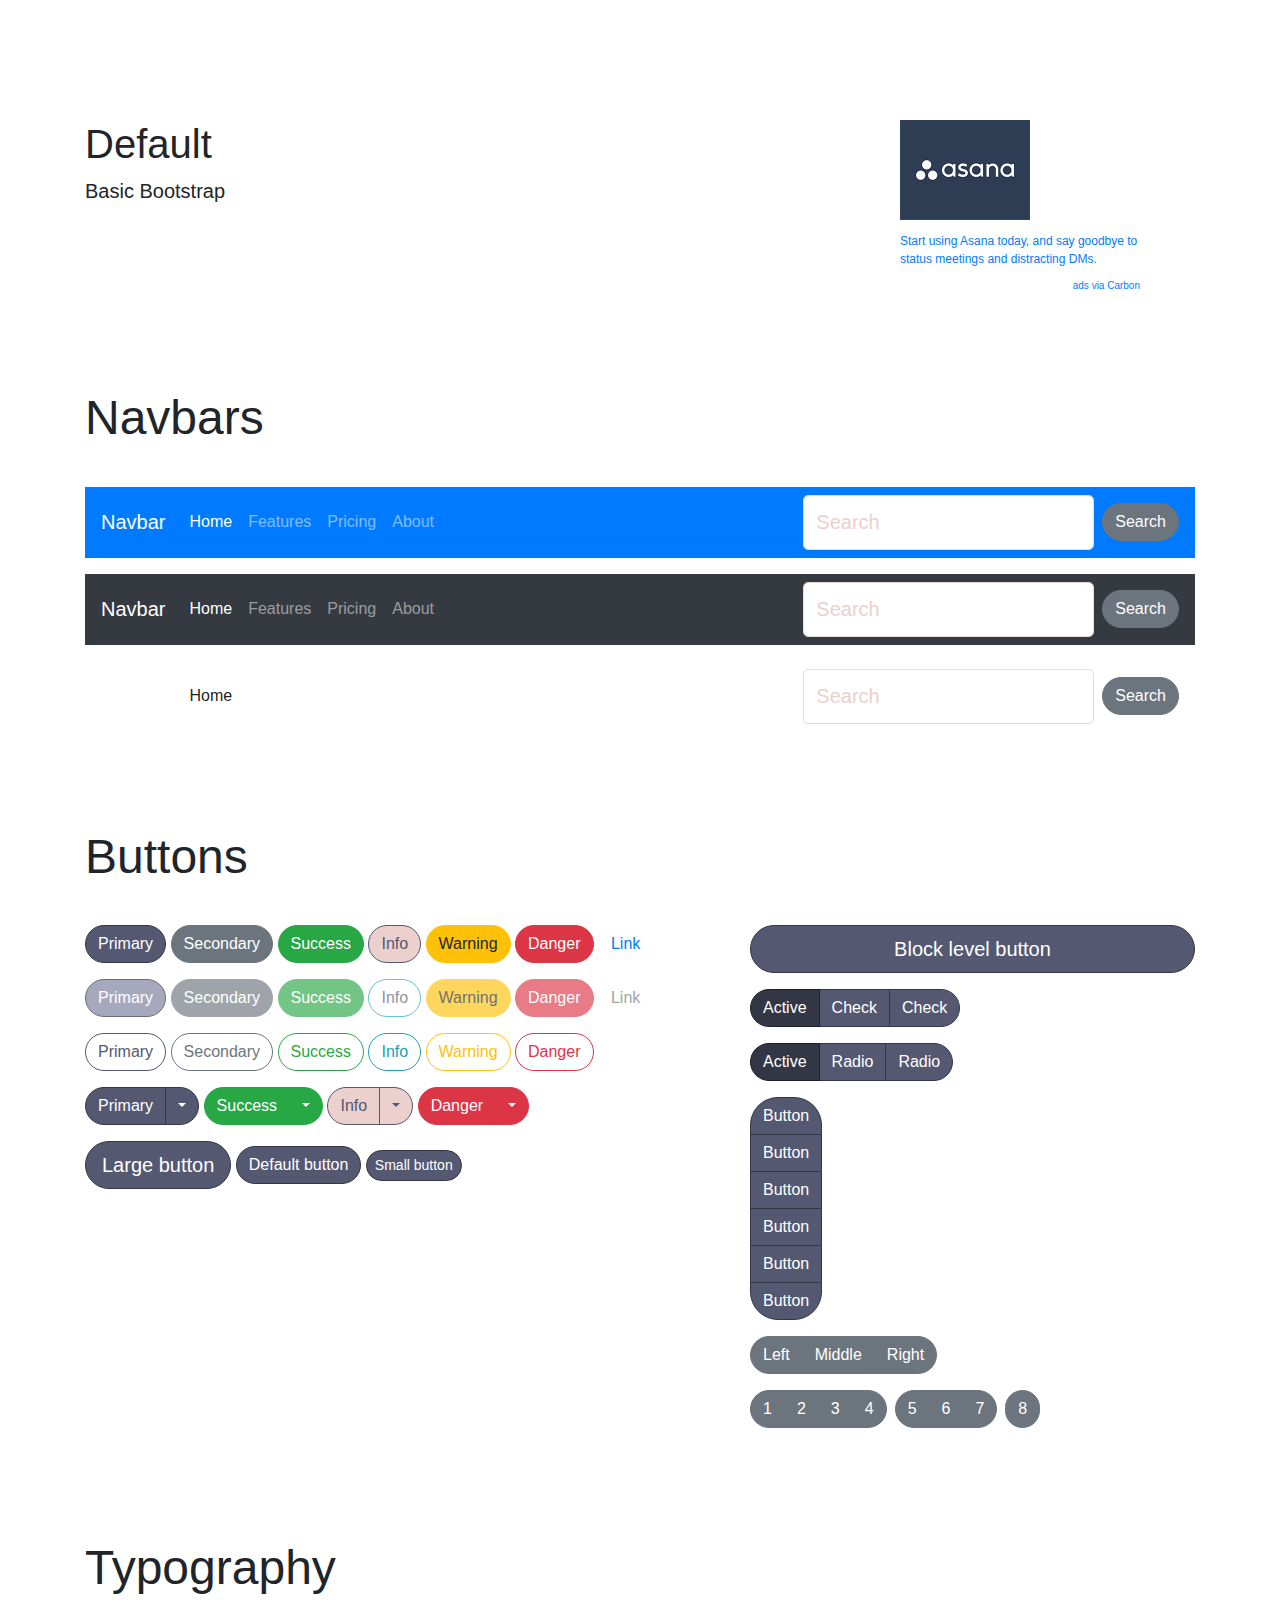
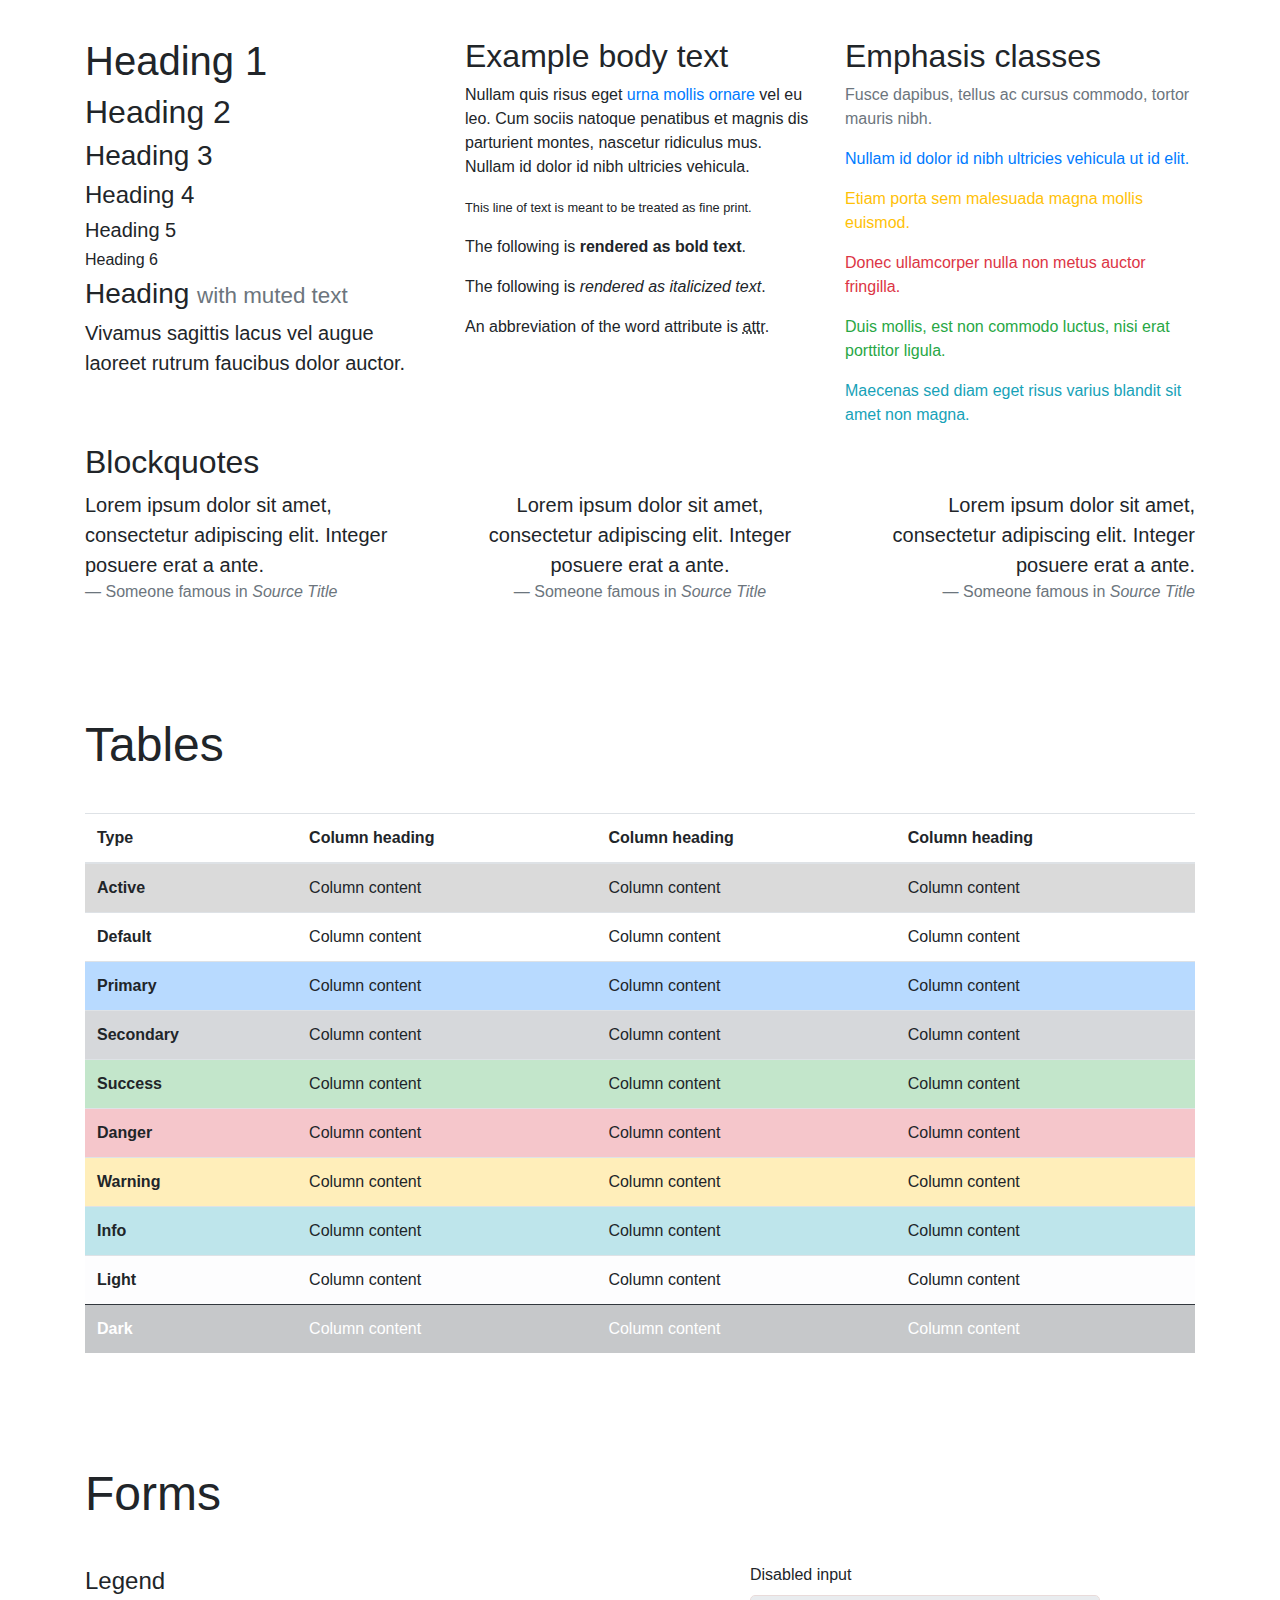
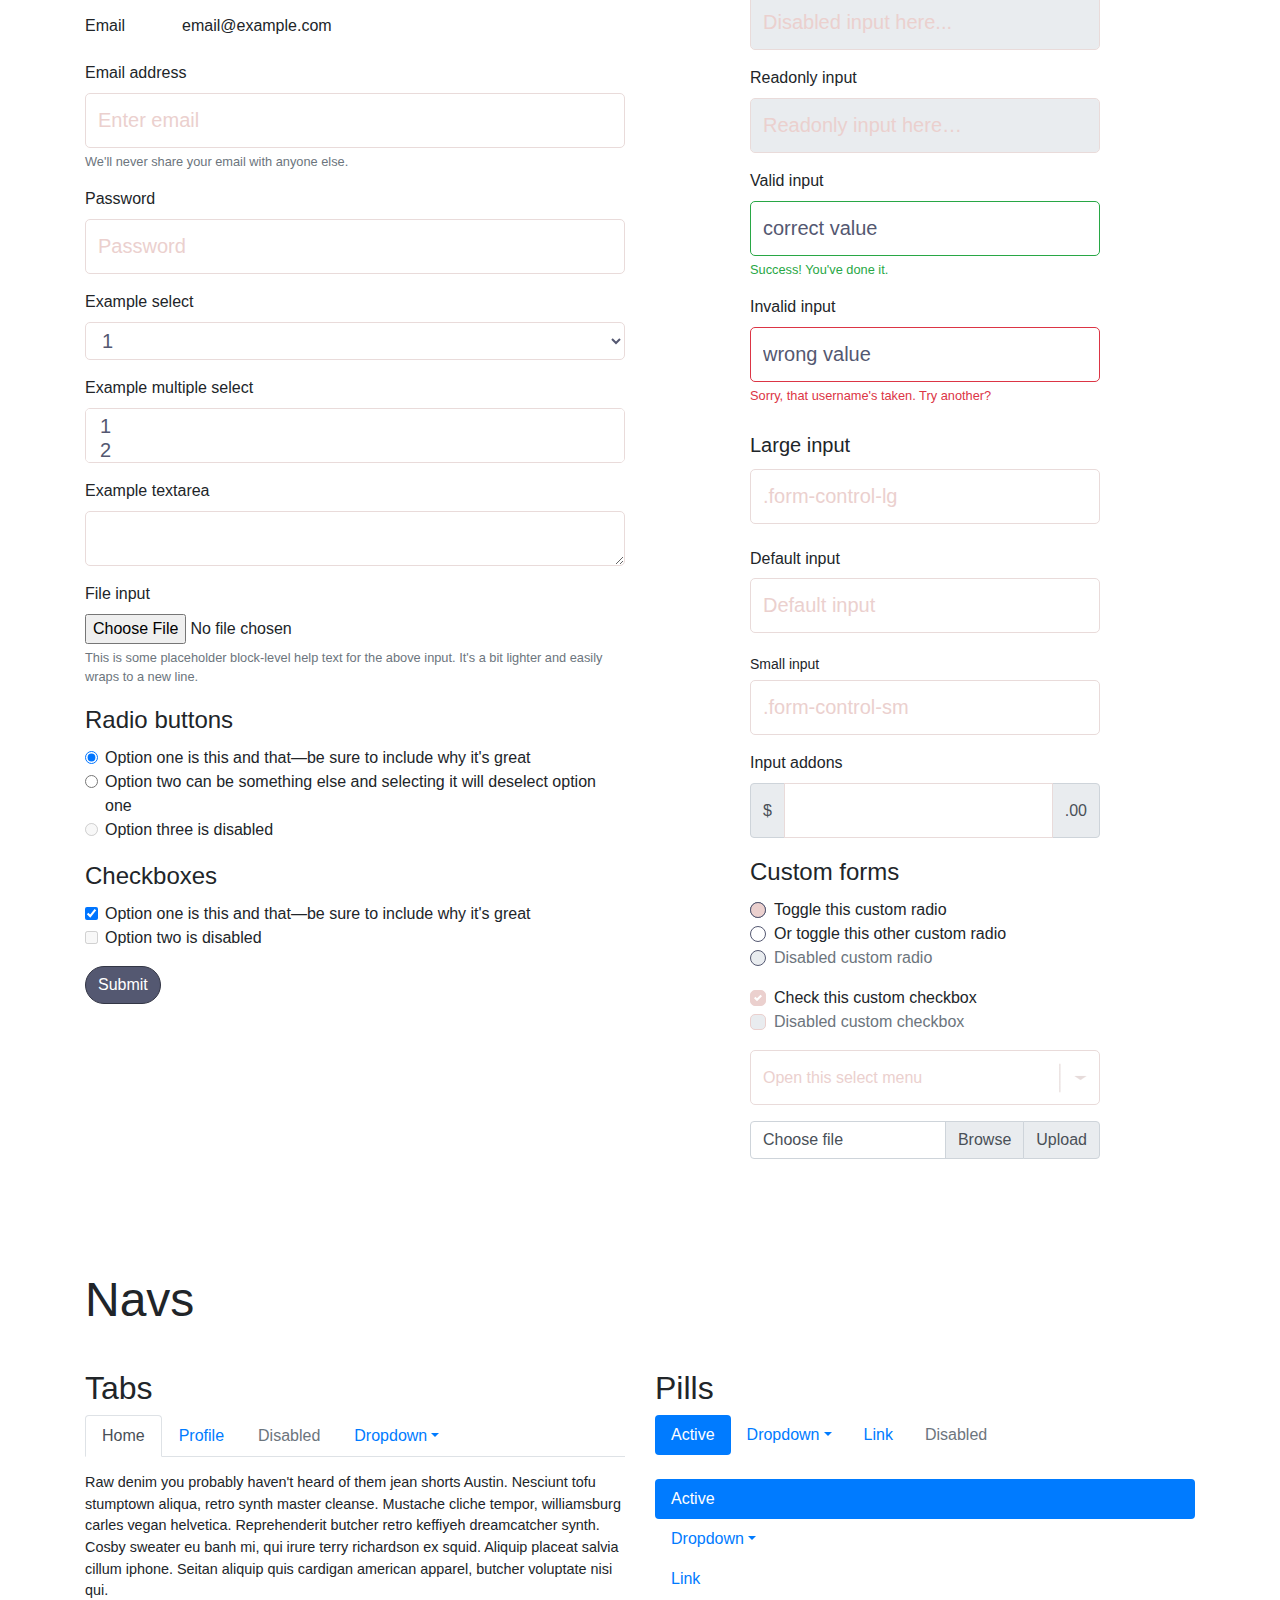
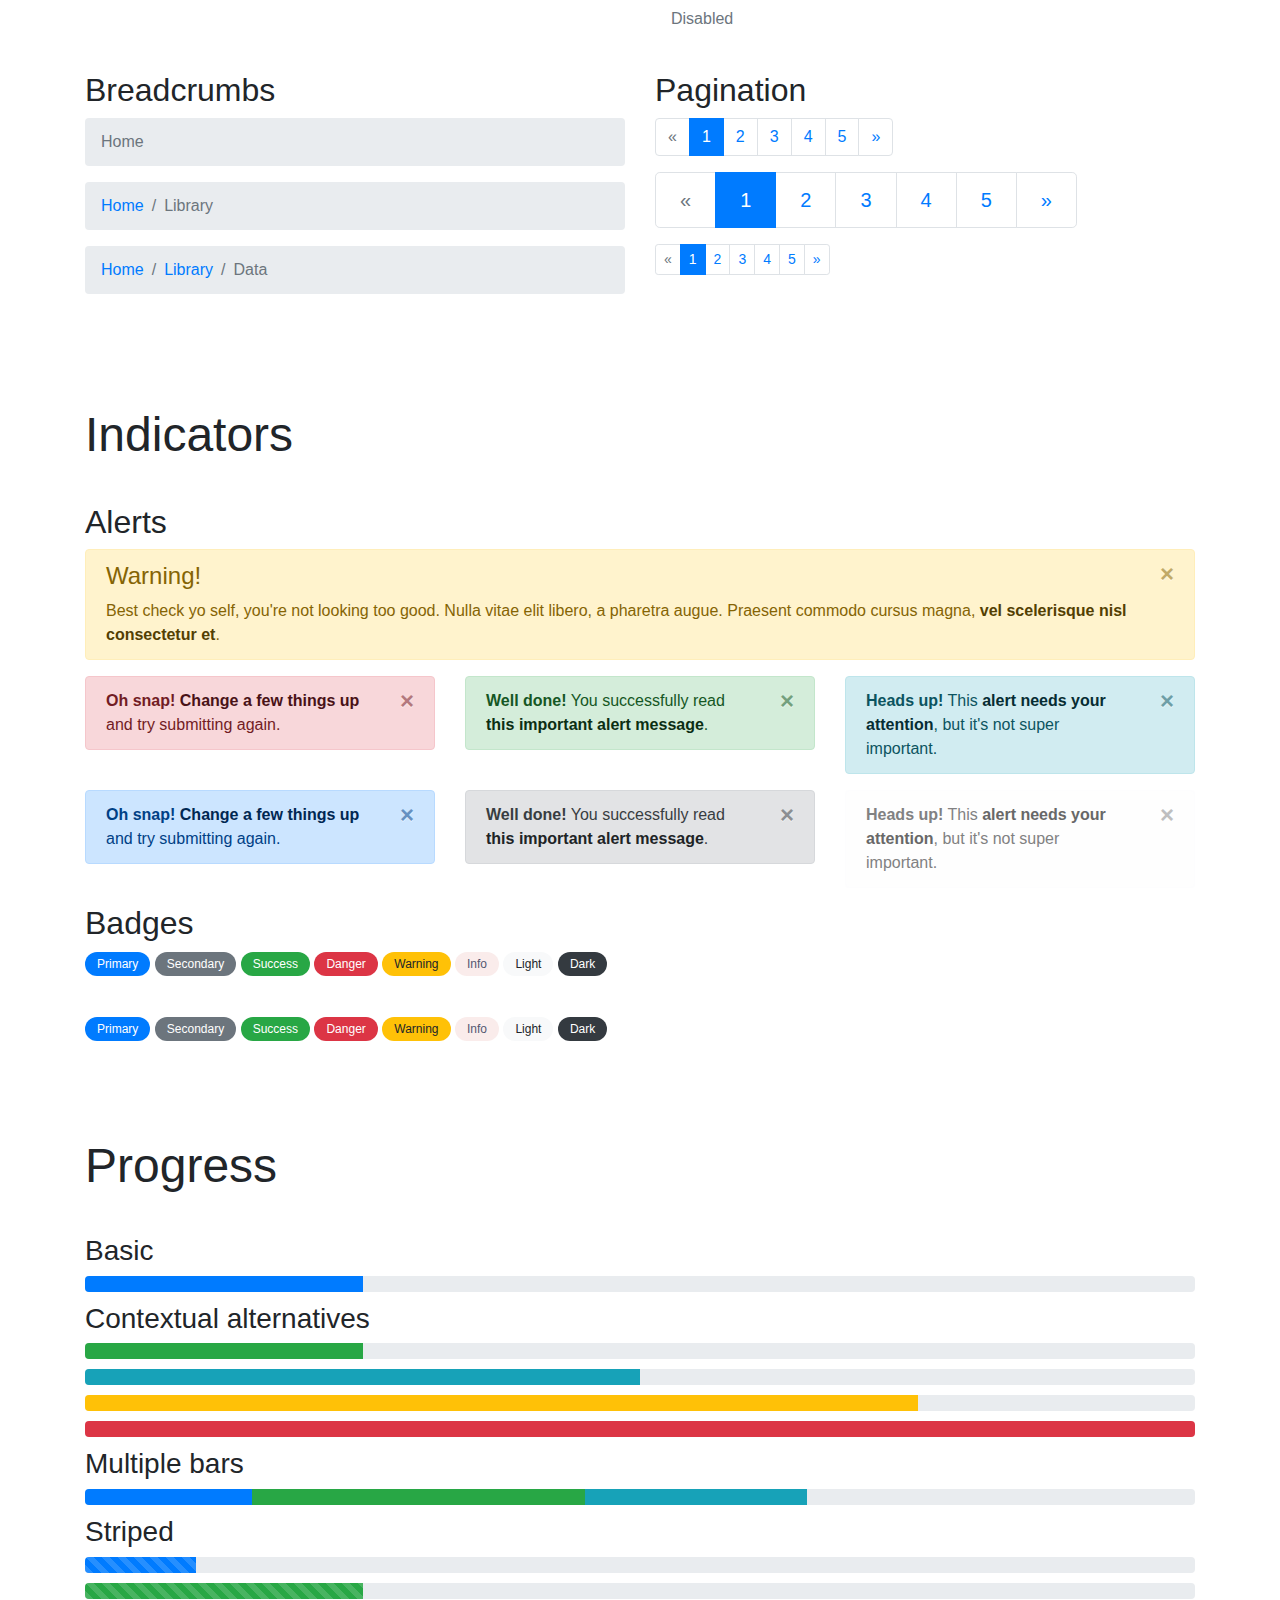
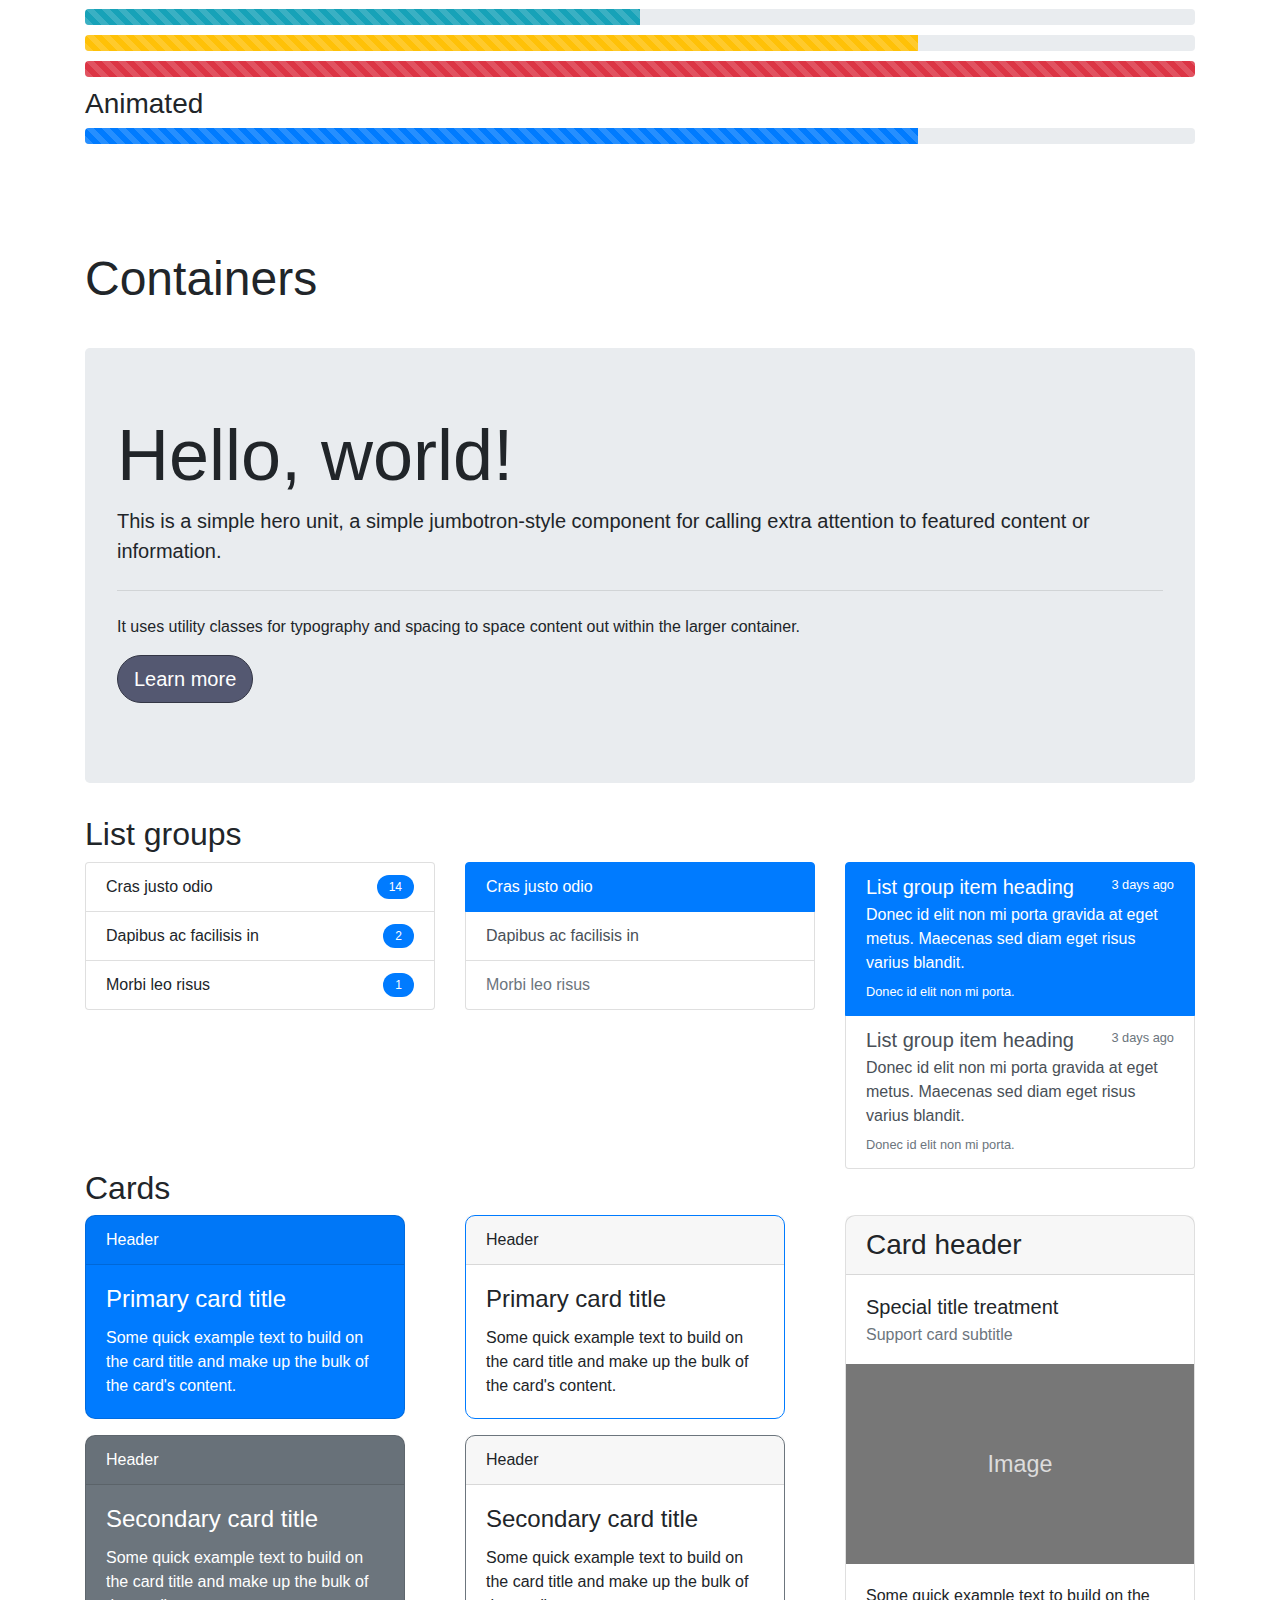
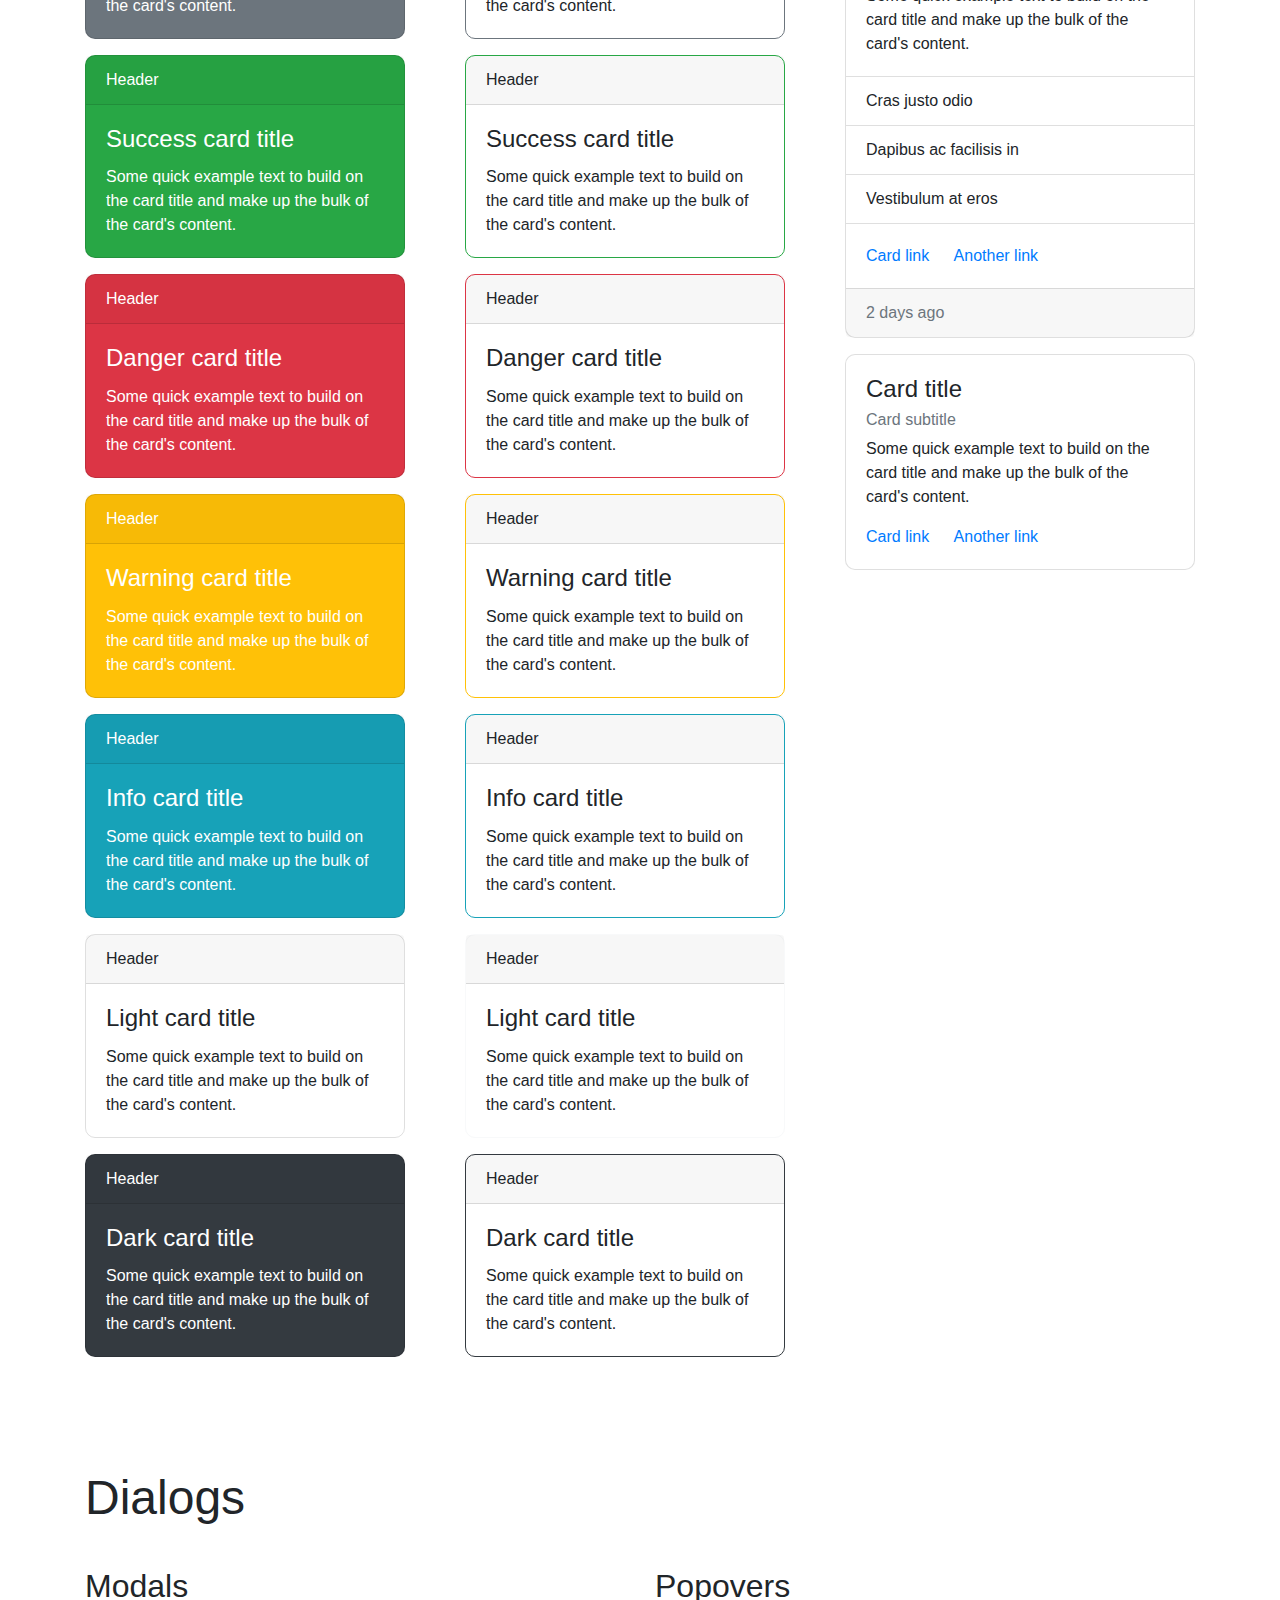
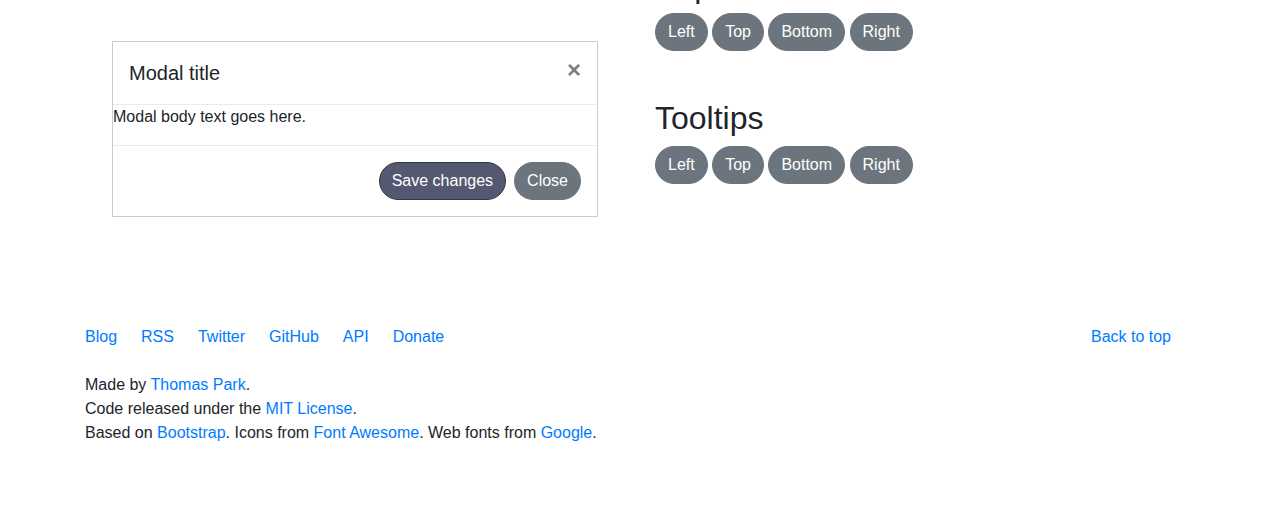
<file: bootstrap-elements/Bootswatch_ Default.html>
<!DOCTYPE html>
<!-- saved from url=(0031)https://bootswatch.com/default/ -->
<html lang="en"><head><meta http-equiv="Content-Type" content="text/html; charset=UTF-8">
    
    <title>Bootswatch: Default</title>
    <meta name="viewport" content="width=device-width, initial-scale=1">
    <meta http-equiv="X-UA-Compatible" content="IE=edge">
    <link rel="stylesheet" href="./Bootswatch_ Default_files/bootstrap.css" media="screen">
    <link rel="stylesheet" href="./Bootswatch_ Default_files/custom.min.css">
    <script type="text/javascript" async="" src="./Bootswatch_ Default_files/ga.js.download"></script><script>

     var _gaq = _gaq || [];
      _gaq.push(['_setAccount', 'UA-23019901-1']);
      _gaq.push(['_setDomainName', "bootswatch.com"]);
        _gaq.push(['_setAllowLinker', true]);
      _gaq.push(['_trackPageview']);

     (function() {
       var ga = document.createElement('script'); ga.type = 'text/javascript'; ga.async = true;
       ga.src = ('https:' == document.location.protocol ? 'https://ssl' : 'http://www') + '.google-analytics.com/ga.js';
       var s = document.getElementsByTagName('script')[0]; s.parentNode.insertBefore(ga, s);
     })();

    </script>
  <script id="_carbonads_projs" type="text/javascript" src="./Bootswatch_ Default_files/CKYIE23N.json"></script><link rel="stylesheet" id="coToolbarStyle" href="chrome-extension://cjabmdjcfcfdmffimndhafhblfmpjdpe/toolbar/styles/placeholder.css" type="text/css"><script type="text/javascript" id="cosymantecbfw_removeToolbar">(function () {				var toolbarElement = {},					parent = {},					interval = 0,					retryCount = 0,					isRemoved = false;				if (window.location.protocol === 'file:') {					interval = window.setInterval(function () {						toolbarElement = document.getElementById('coFrameDiv');						if (toolbarElement) {							parent = toolbarElement.parentNode;							if (parent) {								parent.removeChild(toolbarElement);								isRemoved = true;								if (document.body && document.body.style) {									document.body.style.setProperty('margin-top', '0px', 'important');								}							}						}						retryCount += 1;						if (retryCount > 10 || isRemoved) {							window.clearInterval(interval);						}					}, 10);				}			})();</script><script type="text/javascript" id="waxCS">var WAX = function () { var _arrInputs; return { getElement: function (i) { return _arrInputs[i]; }, setElement: function(i){ _arrInputs=i; } } }(); function waxGetElement(i) { return WAX.getElement(i); } function coSetPageData(t, d){ if('wax'==t) { WAX.setElement(d);} }</script><script type="text/javascript" id="waxCS">var WAX = function () { var _arrInputs; return { getElement: function (i) { return _arrInputs[i]; }, setElement: function(i){ _arrInputs=i; } } }(); function waxGetElement(i) { return WAX.getElement(i); } function coSetPageData(t, d){ if('wax'==t) { WAX.setElement(d);} }</script>
  <link rel="stylesheet" type="text/css" href="../css/bootstrap_skin.css">
</head>
  <body class="" style="">
    <div class="navbar navbar-expand-lg fixed-top navbar-light bg-light" style="">
      <div class="container">
        <a href="https://bootswatch.com/" class="navbar-brand">Bootswatch</a>
        <button class="navbar-toggler" type="button" data-toggle="collapse" data-target="#navbarResponsive" aria-controls="navbarResponsive" aria-expanded="false" aria-label="Toggle navigation">
          <span class="navbar-toggler-icon"></span>
        </button>
        <div class="collapse navbar-collapse" id="navbarResponsive">
          <ul class="navbar-nav">
            <li class="nav-item dropdown">
              <a class="nav-link dropdown-toggle" data-toggle="dropdown" href="https://bootswatch.com/default/#" id="themes">Themes <span class="caret"></span></a>
              <div class="dropdown-menu" aria-labelledby="themes">
                <a class="dropdown-item" href="https://bootswatch.com/default/">Default</a>
                <div class="dropdown-divider"></div>
                <a class="dropdown-item" href="https://bootswatch.com/cerulean/">Cerulean</a>
                <a class="dropdown-item" href="https://bootswatch.com/cosmo/">Cosmo</a>
                <a class="dropdown-item" href="https://bootswatch.com/cyborg/">Cyborg</a>
                <a class="dropdown-item" href="https://bootswatch.com/darkly/">Darkly</a>
                <a class="dropdown-item" href="https://bootswatch.com/flatly/">Flatly</a>
                <a class="dropdown-item" href="https://bootswatch.com/journal/">Journal</a>
                <a class="dropdown-item" href="https://bootswatch.com/litera/">Litera</a>
                <a class="dropdown-item" href="https://bootswatch.com/lumen/">Lumen</a>
                <a class="dropdown-item" href="https://bootswatch.com/lux/">Lux</a>
                <a class="dropdown-item" href="https://bootswatch.com/materia/">Materia</a>
                <a class="dropdown-item" href="https://bootswatch.com/minty/">Minty</a>
                <a class="dropdown-item" href="https://bootswatch.com/pulse/">Pulse</a>
                <a class="dropdown-item" href="https://bootswatch.com/sandstone/">Sandstone</a>
                <a class="dropdown-item" href="https://bootswatch.com/simplex/">Simplex</a>
                <a class="dropdown-item" href="https://bootswatch.com/sketchy/">Sketchy</a>
                <a class="dropdown-item" href="https://bootswatch.com/slate/">Slate</a>
                <a class="dropdown-item" href="https://bootswatch.com/solar/">Solar</a>
                <a class="dropdown-item" href="https://bootswatch.com/spacelab/">Spacelab</a>
                <a class="dropdown-item" href="https://bootswatch.com/superhero/">Superhero</a>
                <a class="dropdown-item" href="https://bootswatch.com/united/">United</a>
                <a class="dropdown-item" href="https://bootswatch.com/yeti/">Yeti</a>
              </div>
            </li>
            <li class="nav-item">
              <a class="nav-link" href="https://bootswatch.com/help/">Help</a>
            </li>
            <li class="nav-item">
              <a class="nav-link" href="http://blog.bootswatch.com/">Blog</a>
            </li>
            <li class="nav-item dropdown">
              <a class="nav-link dropdown-toggle" data-toggle="dropdown" href="https://bootswatch.com/default/#" id="download" aria-expanded="false">Default <span class="caret"></span></a>
              <div class="dropdown-menu" aria-labelledby="download">
                <a class="dropdown-item" href="https://jsfiddle.net/bootswatch/mLascy62/">Open in JSFiddle</a>
                <div class="dropdown-divider"></div>
                <a class="dropdown-item" href="https://bootswatch.com/_vendor/bootstrap/dist/css/bootstrap.min.css">bootstrap.min.css</a>
                <a class="dropdown-item" href="./Bootswatch_ Default_files/bootstrap.css">bootstrap.css</a>
              </div>
            </li>
          </ul>

          <ul class="nav navbar-nav ml-auto">
            <li class="nav-item">
              <a class="nav-link" href="http://builtwithbootstrap.com/" target="_blank">Built With Bootstrap</a>
            </li>
            <li class="nav-item">
              <a class="nav-link" href="https://wrapbootstrap.com/?ref=bsw" target="_blank">WrapBootstrap</a>
            </li>
          </ul>

        </div>
      </div>
    </div>


    <div class="container">

      <div class="page-header" id="banner">
        <div class="row">
          <div class="col-lg-8 col-md-7 col-sm-6">
            <h1>Default</h1>
            <p class="lead">Basic Bootstrap</p>
          </div>
          <div class="col-lg-4 col-md-5 col-sm-6">
            <div class="sponsor">
              <script async="" type="text/javascript" src="./Bootswatch_ Default_files/carbon.js.download" id="_carbonads_js"></script><div id="carbonads"><span><span class="carbon-wrap"><a href="https://srv.carbonads.net/ads/click/x/GTND42QICV7IKK3MCWY4YKQMCK7D627YCV7IEZ3JCW7I623IFTSI523KC6BICKJICK7DEK3EHJNCLSIZ?segment=placement:bootswatchcom;" class="carbon-img" target="_blank" rel="noopener"><img src="./Bootswatch_ Default_files/1524772006-61060.png" alt="" border="0" height="100" width="130" style="max-width: 130px;"></a><a href="https://srv.carbonads.net/ads/click/x/GTND42QICV7IKK3MCWY4YKQMCK7D627YCV7IEZ3JCW7I623IFTSI523KC6BICKJICK7DEK3EHJNCLSIZ?segment=placement:bootswatchcom;" class="carbon-text" target="_blank" rel="noopener">Start using Asana today, and say goodbye to status meetings and distracting DMs.</a></span><a href="http://carbonads.net/?utm_source=bootswatchcom&amp;utm_medium=ad_via_link&amp;utm_campaign=in_unit&amp;utm_term=carbon" class="carbon-poweredby" target="_blank" rel="noopener">ads via Carbon</a><img src="./Bootswatch_ Default_files/B10763732.216182610" border="0" height="1" width="1" style="display: none;"></span></div>
            </div>
          </div>
        </div>
      </div>

      <!-- Navbar
      ================================================== -->
      <div class="bs-docs-section clearfix">
        <div class="row">
          <div class="col-lg-12">
            <div class="page-header">
              <h1 id="navbars">Navbars</h1>
            </div>

            <div class="bs-component">
              <nav class="navbar navbar-expand-lg navbar-dark bg-primary">
                <a class="navbar-brand" href="https://bootswatch.com/default/#">Navbar</a>
                <button class="navbar-toggler" type="button" data-toggle="collapse" data-target="#navbarColor01" aria-controls="navbarColor01" aria-expanded="false" aria-label="Toggle navigation">
                  <span class="navbar-toggler-icon"></span>
                </button>

                <div class="collapse navbar-collapse" id="navbarColor01">
                  <ul class="navbar-nav mr-auto">
                    <li class="nav-item active">
                      <a class="nav-link" href="https://bootswatch.com/default/#">Home <span class="sr-only">(current)</span></a>
                    </li>
                    <li class="nav-item">
                      <a class="nav-link" href="https://bootswatch.com/default/#">Features</a>
                    </li>
                    <li class="nav-item">
                      <a class="nav-link" href="https://bootswatch.com/default/#">Pricing</a>
                    </li>
                    <li class="nav-item">
                      <a class="nav-link" href="https://bootswatch.com/default/#">About</a>
                    </li>
                  </ul>
                  <form class="form-inline my-2 my-lg-0">
                    <input class="form-control mr-sm-2" type="text" placeholder="Search">
                    <button class="btn btn-secondary my-2 my-sm-0" type="submit">Search</button>
                  </form>
                </div>
              </nav>
            </div>

            <div class="bs-component">
              <nav class="navbar navbar-expand-lg navbar-dark bg-dark">
                <a class="navbar-brand" href="https://bootswatch.com/default/#">Navbar</a>
                <button class="navbar-toggler" type="button" data-toggle="collapse" data-target="#navbarColor02" aria-controls="navbarColor02" aria-expanded="false" aria-label="Toggle navigation">
                  <span class="navbar-toggler-icon"></span>
                </button>

                <div class="collapse navbar-collapse" id="navbarColor02">
                  <ul class="navbar-nav mr-auto">
                    <li class="nav-item active">
                      <a class="nav-link" href="https://bootswatch.com/default/#">Home <span class="sr-only">(current)</span></a>
                    </li>
                    <li class="nav-item">
                      <a class="nav-link" href="https://bootswatch.com/default/#">Features</a>
                    </li>
                    <li class="nav-item">
                      <a class="nav-link" href="https://bootswatch.com/default/#">Pricing</a>
                    </li>
                    <li class="nav-item">
                      <a class="nav-link" href="https://bootswatch.com/default/#">About</a>
                    </li>
                  </ul>
                  <form class="form-inline my-2 my-lg-0">
                    <input class="form-control mr-sm-2" type="text" placeholder="Search">
                    <button class="btn btn-secondary my-2 my-sm-0" type="submit">Search</button>
                  </form>
                </div>
              </nav>
            </div>

            <div class="bs-component">
              <nav class="navbar navbar-expand-lg navbar-light bg-light">
                <a class="navbar-brand" href="https://bootswatch.com/default/#">Navbar</a>
                <button class="navbar-toggler" type="button" data-toggle="collapse" data-target="#navbarColor03" aria-controls="navbarColor03" aria-expanded="false" aria-label="Toggle navigation">
                  <span class="navbar-toggler-icon"></span>
                </button>

                <div class="collapse navbar-collapse" id="navbarColor03">
                  <ul class="navbar-nav mr-auto">
                    <li class="nav-item active">
                      <a class="nav-link" href="https://bootswatch.com/default/#">Home <span class="sr-only">(current)</span></a>
                    </li>
                    <li class="nav-item">
                      <a class="nav-link" href="https://bootswatch.com/default/#">Features</a>
                    </li>
                    <li class="nav-item">
                      <a class="nav-link" href="https://bootswatch.com/default/#">Pricing</a>
                    </li>
                    <li class="nav-item">
                      <a class="nav-link" href="https://bootswatch.com/default/#">About</a>
                    </li>
                  </ul>
                  <form class="form-inline my-2 my-lg-0">
                    <input class="form-control mr-sm-2" type="text" placeholder="Search">
                    <button class="btn btn-secondary my-2 my-sm-0" type="submit">Search</button>
                  </form>
                </div>
              </nav>
            </div>

          </div>
        </div>
      </div>


      <!-- Buttons
      ================================================== -->
      <div class="bs-docs-section">
        <div class="page-header">
          <div class="row">
            <div class="col-lg-12">
              <h1 id="buttons">Buttons</h1>
            </div>
          </div>
        </div>

        <div class="row">
          <div class="col-lg-7">

            <p class="bs-component">
              <button type="button" class="btn btn-primary">Primary</button>
              <button type="button" class="btn btn-secondary">Secondary</button>
              <button type="button" class="btn btn-success">Success</button>
              <button type="button" class="btn btn-info">Info</button>
              <button type="button" class="btn btn-warning">Warning</button>
              <button type="button" class="btn btn-danger">Danger</button>
              <button type="button" class="btn btn-link">Link</button>
            </p>

            <p class="bs-component">
              <button type="button" class="btn btn-primary disabled">Primary</button>
              <button type="button" class="btn btn-secondary disabled">Secondary</button>
              <button type="button" class="btn btn-success disabled">Success</button>
              <button type="button" class="btn btn-info disabled">Info</button>
              <button type="button" class="btn btn-warning disabled">Warning</button>
              <button type="button" class="btn btn-danger disabled">Danger</button>
              <button type="button" class="btn btn-link disabled">Link</button>
            </p>

            <p class="bs-component">
              <button type="button" class="btn btn-outline-primary">Primary</button>
              <button type="button" class="btn btn-outline-secondary">Secondary</button>
              <button type="button" class="btn btn-outline-success">Success</button>
              <button type="button" class="btn btn-outline-info">Info</button>
              <button type="button" class="btn btn-outline-warning">Warning</button>
              <button type="button" class="btn btn-outline-danger">Danger</button>
            </p>

            <div class="bs-component">
              <div class="btn-group" role="group" aria-label="Button group with nested dropdown">
                <button type="button" class="btn btn-primary">Primary</button>
                <div class="btn-group" role="group">
                  <button id="btnGroupDrop1" type="button" class="btn btn-primary dropdown-toggle" data-toggle="dropdown" aria-haspopup="true" aria-expanded="false"></button>
                  <div class="dropdown-menu" aria-labelledby="btnGroupDrop1">
                    <a class="dropdown-item" href="https://bootswatch.com/default/#">Dropdown link</a>
                    <a class="dropdown-item" href="https://bootswatch.com/default/#">Dropdown link</a>
                  </div>
                </div>
              </div>

              <div class="btn-group" role="group" aria-label="Button group with nested dropdown">
                <button type="button" class="btn btn-success">Success</button>
                <div class="btn-group" role="group">
                  <button id="btnGroupDrop2" type="button" class="btn btn-success dropdown-toggle" data-toggle="dropdown" aria-haspopup="true" aria-expanded="false"></button>
                  <div class="dropdown-menu" aria-labelledby="btnGroupDrop2">
                    <a class="dropdown-item" href="https://bootswatch.com/default/#">Dropdown link</a>
                    <a class="dropdown-item" href="https://bootswatch.com/default/#">Dropdown link</a>
                  </div>
                </div>
              </div>

              <div class="btn-group" role="group" aria-label="Button group with nested dropdown">
                <button type="button" class="btn btn-info">Info</button>
                <div class="btn-group" role="group">
                  <button id="btnGroupDrop3" type="button" class="btn btn-info dropdown-toggle" data-toggle="dropdown" aria-haspopup="true" aria-expanded="false"></button>
                  <div class="dropdown-menu" aria-labelledby="btnGroupDrop3">
                    <a class="dropdown-item" href="https://bootswatch.com/default/#">Dropdown link</a>
                    <a class="dropdown-item" href="https://bootswatch.com/default/#">Dropdown link</a>
                  </div>
                </div>
              </div>

              <div class="btn-group" role="group" aria-label="Button group with nested dropdown">
                <button type="button" class="btn btn-danger">Danger</button>
                <div class="btn-group" role="group">
                  <button id="btnGroupDrop4" type="button" class="btn btn-danger dropdown-toggle" data-toggle="dropdown" aria-haspopup="true" aria-expanded="false"></button>
                  <div class="dropdown-menu" aria-labelledby="btnGroupDrop4">
                    <a class="dropdown-item" href="https://bootswatch.com/default/#">Dropdown link</a>
                    <a class="dropdown-item" href="https://bootswatch.com/default/#">Dropdown link</a>
                  </div>
                </div>
              </div>
            </div>

            <div class="bs-component">
              <button type="button" class="btn btn-primary btn-lg">Large button</button>
              <button type="button" class="btn btn-primary">Default button</button>
              <button type="button" class="btn btn-primary btn-sm">Small button</button>
            </div>

          </div>
          <div class="col-lg-5">

            <p class="bs-component">
              <button type="button" class="btn btn-primary btn-lg btn-block">Block level button</button>
            </p>

            <div class="bs-component" style="margin-bottom: 15px;">
              <div class="btn-group btn-group-toggle" data-toggle="buttons">
                <label class="btn btn-primary active">
                  <input type="checkbox" checked="" autocomplete="off"> Active
                </label>
                <label class="btn btn-primary">
                  <input type="checkbox" autocomplete="off"> Check
                </label>
                <label class="btn btn-primary">
                  <input type="checkbox" autocomplete="off"> Check
                </label>
              </div>
            </div>

            <div class="bs-component" style="margin-bottom: 15px;">
              <div class="btn-group btn-group-toggle" data-toggle="buttons">
                <label class="btn btn-primary active">
                  <input type="radio" name="options" id="option1" autocomplete="off" checked=""> Active
                </label>
                <label class="btn btn-primary">
                  <input type="radio" name="options" id="option2" autocomplete="off"> Radio
                </label>
                <label class="btn btn-primary">
                  <input type="radio" name="options" id="option3" autocomplete="off"> Radio
                </label>
              </div>
            </div>

            <div class="bs-component">
              <div class="btn-group-vertical" data-toggle="buttons">
                <button type="button" class="btn btn-primary">Button</button>
                <button type="button" class="btn btn-primary">Button</button>
                <button type="button" class="btn btn-primary">Button</button>
                <button type="button" class="btn btn-primary">Button</button>
                <button type="button" class="btn btn-primary">Button</button>
                <button type="button" class="btn btn-primary">Button</button>
              </div>
            </div>

            <div class="bs-component" style="margin-bottom: 15px;">
              <div class="btn-group" role="group" aria-label="Basic example">
                <button type="button" class="btn btn-secondary">Left</button>
                <button type="button" class="btn btn-secondary">Middle</button>
                <button type="button" class="btn btn-secondary">Right</button>
              </div>
            </div>

            <div class="bs-component" style="margin-bottom: 15px;">
              <div class="btn-toolbar" role="toolbar" aria-label="Toolbar with button groups">
                <div class="btn-group mr-2" role="group" aria-label="First group">
                  <button type="button" class="btn btn-secondary">1</button>
                  <button type="button" class="btn btn-secondary">2</button>
                  <button type="button" class="btn btn-secondary">3</button>
                  <button type="button" class="btn btn-secondary">4</button>
                </div>
                <div class="btn-group mr-2" role="group" aria-label="Second group">
                  <button type="button" class="btn btn-secondary">5</button>
                  <button type="button" class="btn btn-secondary">6</button>
                  <button type="button" class="btn btn-secondary">7</button>
                </div>
                <div class="btn-group" role="group" aria-label="Third group">
                  <button type="button" class="btn btn-secondary">8</button>
                </div>
              </div>
            </div>

          </div>
        </div>
      </div>

      <!-- Typography
      ================================================== -->
      <div class="bs-docs-section">
        <div class="row">
          <div class="col-lg-12">
            <div class="page-header">
              <h1 id="typography">Typography</h1>
            </div>
          </div>
        </div>

        <!-- Headings -->

        <div class="row">
          <div class="col-lg-4">
            <div class="bs-component">
              <h1>Heading 1</h1>
              <h2>Heading 2</h2>
              <h3>Heading 3</h3>
              <h4>Heading 4</h4>
              <h5>Heading 5</h5>
              <h6>Heading 6</h6>
              <h3>
                Heading
                <small class="text-muted">with muted text</small>
              </h3>
              <p class="lead">Vivamus sagittis lacus vel augue laoreet rutrum faucibus dolor auctor.</p>
            </div>
          </div>
          <div class="col-lg-4">
            <div class="bs-component">
              <h2>Example body text</h2>
              <p>Nullam quis risus eget <a href="https://bootswatch.com/default/#">urna mollis ornare</a> vel eu leo. Cum sociis natoque penatibus et magnis dis parturient montes, nascetur ridiculus mus. Nullam id dolor id nibh ultricies vehicula.</p>
              <p><small>This line of text is meant to be treated as fine print.</small></p>
              <p>The following is <strong>rendered as bold text</strong>.</p>
              <p>The following is <em>rendered as italicized text</em>.</p>
              <p>An abbreviation of the word attribute is <abbr title="attribute">attr</abbr>.</p>
            </div>

          </div>
          <div class="col-lg-4">
            <div class="bs-component">
              <h2>Emphasis classes</h2>
              <p class="text-muted">Fusce dapibus, tellus ac cursus commodo, tortor mauris nibh.</p>
              <p class="text-primary">Nullam id dolor id nibh ultricies vehicula ut id elit.</p>
              <p class="text-warning">Etiam porta sem malesuada magna mollis euismod.</p>
              <p class="text-danger">Donec ullamcorper nulla non metus auctor fringilla.</p>
              <p class="text-success">Duis mollis, est non commodo luctus, nisi erat porttitor ligula.</p>
              <p class="text-info">Maecenas sed diam eget risus varius blandit sit amet non magna.</p>
            </div>

          </div>
        </div>

        <!-- Blockquotes -->

        <div class="row">
          <div class="col-lg-12">
            <h2 id="type-blockquotes">Blockquotes</h2>
          </div>
        </div>
        <div class="row">
          <div class="col-lg-4">
            <div class="bs-component">
              <blockquote class="blockquote">
                <p class="mb-0">Lorem ipsum dolor sit amet, consectetur adipiscing elit. Integer posuere erat a ante.</p>
                <footer class="blockquote-footer">Someone famous in <cite title="Source Title">Source Title</cite></footer>
              </blockquote>
            </div>
          </div>
          <div class="col-lg-4">
            <div class="bs-component">
              <blockquote class="blockquote text-center">
                <p class="mb-0">Lorem ipsum dolor sit amet, consectetur adipiscing elit. Integer posuere erat a ante.</p>
                <footer class="blockquote-footer">Someone famous in <cite title="Source Title">Source Title</cite></footer>
              </blockquote>
            </div>
          </div>
          <div class="col-lg-4">
            <div class="bs-component">
              <blockquote class="blockquote text-right">
                <p class="mb-0">Lorem ipsum dolor sit amet, consectetur adipiscing elit. Integer posuere erat a ante.</p>
                <footer class="blockquote-footer">Someone famous in <cite title="Source Title">Source Title</cite></footer>
              </blockquote>
            </div>
          </div>
        </div>
      </div>

      <!-- Tables
      ================================================== -->
      <div class="bs-docs-section">

        <div class="row">
          <div class="col-lg-12">
            <div class="page-header">
              <h1 id="tables">Tables</h1>
            </div>

            <div class="bs-component">
              <table class="table table-hover">
                <thead>
                  <tr>
                    <th scope="col">Type</th>
                    <th scope="col">Column heading</th>
                    <th scope="col">Column heading</th>
                    <th scope="col">Column heading</th>
                  </tr>
                </thead>
                <tbody>
                  <tr class="table-active">
                    <th scope="row">Active</th>
                    <td>Column content</td>
                    <td>Column content</td>
                    <td>Column content</td>
                  </tr>
                  <tr>
                    <th scope="row">Default</th>
                    <td>Column content</td>
                    <td>Column content</td>
                    <td>Column content</td>
                  </tr>
                  <tr class="table-primary">
                    <th scope="row">Primary</th>
                    <td>Column content</td>
                    <td>Column content</td>
                    <td>Column content</td>
                  </tr>
                  <tr class="table-secondary">
                    <th scope="row">Secondary</th>
                    <td>Column content</td>
                    <td>Column content</td>
                    <td>Column content</td>
                  </tr>
                  <tr class="table-success">
                    <th scope="row">Success</th>
                    <td>Column content</td>
                    <td>Column content</td>
                    <td>Column content</td>
                  </tr>
                  <tr class="table-danger">
                    <th scope="row">Danger</th>
                    <td>Column content</td>
                    <td>Column content</td>
                    <td>Column content</td>
                  </tr>
                  <tr class="table-warning">
                    <th scope="row">Warning</th>
                    <td>Column content</td>
                    <td>Column content</td>
                    <td>Column content</td>
                  </tr>
                  <tr class="table-info">
                    <th scope="row">Info</th>
                    <td>Column content</td>
                    <td>Column content</td>
                    <td>Column content</td>
                  </tr>
                  <tr class="table-light">
                    <th scope="row">Light</th>
                    <td>Column content</td>
                    <td>Column content</td>
                    <td>Column content</td>
                  </tr>
                  <tr class="table-dark">
                    <th scope="row">Dark</th>
                    <td>Column content</td>
                    <td>Column content</td>
                    <td>Column content</td>
                  </tr>
                </tbody>
              </table>
            <div id="source-button" class="btn btn-primary btn-xs" style="display: none;">&lt; &gt;</div></div><!-- /example -->
          </div>
        </div>
      </div>

      <!-- Forms
      ================================================== -->
      <div class="bs-docs-section">
        <div class="row">
          <div class="col-lg-12">
            <div class="page-header">
              <h1 id="forms">Forms</h1>
            </div>
          </div>
        </div>

        <div class="row">
          <div class="col-lg-6">
            <div class="bs-component">
              <form>
                <fieldset>
                  <legend>Legend</legend>
                  <div class="form-group row">
                    <label for="staticEmail" class="col-sm-2 col-form-label">Email</label>
                    <div class="col-sm-10">
                      <input type="text" readonly="" class="form-control-plaintext" id="staticEmail" value="email@example.com">
                    </div>
                  </div>
                  <div class="form-group">
                    <label for="exampleInputEmail1">Email address</label>
                    <input type="email" class="form-control" id="exampleInputEmail1" aria-describedby="emailHelp" placeholder="Enter email">
                    <small id="emailHelp" class="form-text text-muted">We'll never share your email with anyone else.</small>
                  </div>
                  <div class="form-group">
                    <label for="exampleInputPassword1">Password</label>
                    <input type="password" class="form-control" id="exampleInputPassword1" placeholder="Password">
                  </div>
                  <div class="form-group">
                    <label for="exampleSelect1">Example select</label>
                    <select class="form-control" id="exampleSelect1">
                      <option>1</option>
                      <option>2</option>
                      <option>3</option>
                      <option>4</option>
                      <option>5</option>
                    </select>
                  </div>
                  <div class="form-group">
                    <label for="exampleSelect2">Example multiple select</label>
                    <select multiple="" class="form-control" id="exampleSelect2">
                      <option>1</option>
                      <option>2</option>
                      <option>3</option>
                      <option>4</option>
                      <option>5</option>
                    </select>
                  </div>
                  <div class="form-group">
                    <label for="exampleTextarea">Example textarea</label>
                    <textarea class="form-control" id="exampleTextarea" rows="3"></textarea>
                  </div>
                  <div class="form-group">
                    <label for="exampleInputFile">File input</label>
                    <input type="file" class="form-control-file" id="exampleInputFile" aria-describedby="fileHelp">
                    <small id="fileHelp" class="form-text text-muted">This is some placeholder block-level help text for the above input. It's a bit lighter and easily wraps to a new line.</small>
                  </div>
                  <fieldset class="form-group">
                    <legend>Radio buttons</legend>
                    <div class="form-check">
                      <label class="form-check-label">
                        <input type="radio" class="form-check-input" name="optionsRadios" id="optionsRadios1" value="option1" checked="">
                        Option one is this and that—be sure to include why it's great
                      </label>
                    </div>
                    
                    <div class="form-check">
                    <label class="form-check-label">
                        <input type="radio" class="form-check-input" name="optionsRadios" id="optionsRadios2" value="option2">
                        Option two can be something else and selecting it will deselect option one
                      </label>
                    </div>
                    <div class="form-check disabled">
                    <label class="form-check-label">
                        <input type="radio" class="form-check-input" name="optionsRadios" id="optionsRadios3" value="option3" disabled="">
                        Option three is disabled
                      </label>
                    </div>
                  </fieldset>
                  <fieldset class="form-group">
                    <legend>Checkboxes</legend>
                    <div class="form-check">
                      <label class="form-check-label">
                        <input class="form-check-input" type="checkbox" value="" checked="">
                        Option one is this and that—be sure to include why it's great
                      </label>
                    </div>
                    <div class="form-check disabled">
                      <label class="form-check-label">
                        <input class="form-check-input" type="checkbox" value="" disabled="">
                        Option two is disabled
                      </label>
                    </div>
                  </fieldset>
                  <button type="submit" class="btn btn-primary">Submit</button>
                </fieldset>
              </form>
            </div>
          </div>
          <div class="col-lg-4 offset-lg-1">

            <form class="bs-component">
              <div class="form-group">
                <fieldset disabled="">
                  <label class="control-label" for="disabledInput">Disabled input</label>
                  <input class="form-control" id="disabledInput" type="text" placeholder="Disabled input here..." disabled="">
                </fieldset>
              </div>

              <div class="form-group">
                <fieldset>
                  <label class="control-label" for="readOnlyInput">Readonly input</label>
                  <input class="form-control" id="readOnlyInput" type="text" placeholder="Readonly input here…" readonly="">
                </fieldset>
              </div>

              <div class="form-group has-success">
                <label class="form-control-label" for="inputSuccess1">Valid input</label>
                <input type="text" value="correct value" class="form-control is-valid" id="inputValid">
                <div class="valid-feedback">Success! You've done it.</div>
              </div>

              <div class="form-group has-danger">
                <label class="form-control-label" for="inputDanger1">Invalid input</label>
                <input type="text" value="wrong value" class="form-control is-invalid" id="inputInvalid">
                <div class="invalid-feedback">Sorry, that username's taken. Try another?</div>
              </div>

              <div class="form-group">
                <label class="col-form-label col-form-label-lg" for="inputLarge">Large input</label>
                <input class="form-control form-control-lg" type="text" placeholder=".form-control-lg" id="inputLarge">
              </div>

              <div class="form-group">
                <label class="col-form-label" for="inputDefault">Default input</label>
                <input type="text" class="form-control" placeholder="Default input" id="inputDefault">
              </div>

              <div class="form-group">
                <label class="col-form-label col-form-label-sm" for="inputSmall">Small input</label>
                <input class="form-control form-control-sm" type="text" placeholder=".form-control-sm" id="inputSmall">
              </div>

              <div class="form-group">
                <label class="control-label">Input addons</label>
                <div class="form-group">
                  <div class="input-group mb-3">
                    <div class="input-group-prepend">
                      <span class="input-group-text">$</span>
                    </div>
                    <input type="text" class="form-control" aria-label="Amount (to the nearest dollar)">
                    <div class="input-group-append">
                      <span class="input-group-text">.00</span>
                    </div>
                  </div>
                </div>
              </div>
            </form>

            <div class="bs-component">
              <fieldset>
                <legend>Custom forms</legend>
                <div class="form-group">
                  <div class="custom-control custom-radio">
                    <input type="radio" id="customRadio1" name="customRadio" class="custom-control-input" checked="">
                    <label class="custom-control-label" for="customRadio1">Toggle this custom radio</label>
                  </div>
                  <div class="custom-control custom-radio">
                    <input type="radio" id="customRadio2" name="customRadio" class="custom-control-input">
                    <label class="custom-control-label" for="customRadio2">Or toggle this other custom radio</label>
                  </div>
                  <div class="custom-control custom-radio">
                    <input type="radio" id="customRadio3" name="customRadio" class="custom-control-input" disabled="">
                    <label class="custom-control-label" for="customRadio3">Disabled custom radio</label>
                  </div>
                </div>
                <div class="form-group">
                  <div class="custom-control custom-checkbox">
                    <input type="checkbox" class="custom-control-input" id="customCheck1" checked="">
                    <label class="custom-control-label" for="customCheck1">Check this custom checkbox</label>
                  </div>
                  <div class="custom-control custom-checkbox">
                    <input type="checkbox" class="custom-control-input" id="customCheck2" disabled="">
                    <label class="custom-control-label" for="customCheck2">Disabled custom checkbox</label>
                  </div>
                </div>
                <div class="form-group">
                  <select class="custom-select">
                    <option selected="">Open this select menu</option>
                    <option value="1">One</option>
                    <option value="2">Two</option>
                    <option value="3">Three</option>
                  </select>
                </div>
                <div class="form-group">
                  <div class="input-group mb-3">
                    <div class="custom-file">
                      <input type="file" class="custom-file-input" id="inputGroupFile02">
                      <label class="custom-file-label" for="inputGroupFile02">Choose file</label>
                    </div>
                    <div class="input-group-append">
                      <span class="input-group-text" id="">Upload</span>
                    </div>
                  </div>
                </div>
              </fieldset>
            </div>

          </div>
        </div>
      </div>

      <!-- Navs
      ================================================== -->
      <div class="bs-docs-section">

        <div class="row">
          <div class="col-lg-12">
            <div class="page-header">
              <h1 id="navs">Navs</h1>
            </div>
          </div>
        </div>

        <div class="row" style="margin-bottom: 2rem;">
          <div class="col-lg-6">
            <h2 id="nav-tabs">Tabs</h2>
            <div class="bs-component">
              <ul class="nav nav-tabs">
                <li class="nav-item">
                  <a class="nav-link active" data-toggle="tab" href="https://bootswatch.com/default/#home">Home</a>
                </li>
                <li class="nav-item">
                  <a class="nav-link" data-toggle="tab" href="https://bootswatch.com/default/#profile">Profile</a>
                </li>
                <li class="nav-item">
                  <a class="nav-link disabled" href="https://bootswatch.com/default/#">Disabled</a>
                </li>
                <li class="nav-item dropdown">
                  <a class="nav-link dropdown-toggle" data-toggle="dropdown" href="https://bootswatch.com/default/#" role="button" aria-haspopup="true" aria-expanded="false">Dropdown</a>
                  <div class="dropdown-menu">
                    <a class="dropdown-item" href="https://bootswatch.com/default/#">Action</a>
                    <a class="dropdown-item" href="https://bootswatch.com/default/#">Another action</a>
                    <a class="dropdown-item" href="https://bootswatch.com/default/#">Something else here</a>
                    <div class="dropdown-divider"></div>
                    <a class="dropdown-item" href="https://bootswatch.com/default/#">Separated link</a>
                  </div>
                </li>
              </ul>
              <div id="myTabContent" class="tab-content">
                <div class="tab-pane fade show active" id="home">
                  <p>Raw denim you probably haven't heard of them jean shorts Austin. Nesciunt tofu stumptown aliqua, retro synth master cleanse. Mustache cliche tempor, williamsburg carles vegan helvetica. Reprehenderit butcher retro keffiyeh dreamcatcher synth. Cosby sweater eu banh mi, qui irure terry richardson ex squid. Aliquip placeat salvia cillum iphone. Seitan aliquip quis cardigan american apparel, butcher voluptate nisi qui.</p>
                </div>
                <div class="tab-pane fade" id="profile">
                  <p>Food truck fixie locavore, accusamus mcsweeney's marfa nulla single-origin coffee squid. Exercitation +1 labore velit, blog sartorial PBR leggings next level wes anderson artisan four loko farm-to-table craft beer twee. Qui photo booth letterpress, commodo enim craft beer mlkshk aliquip jean shorts ullamco ad vinyl cillum PBR. Homo nostrud organic, assumenda labore aesthetic magna delectus mollit.</p>
                </div>
                <div class="tab-pane fade" id="dropdown1">
                  <p>Etsy mixtape wayfarers, ethical wes anderson tofu before they sold out mcsweeney's organic lomo retro fanny pack lo-fi farm-to-table readymade. Messenger bag gentrify pitchfork tattooed craft beer, iphone skateboard locavore carles etsy salvia banksy hoodie helvetica. DIY synth PBR banksy irony. Leggings gentrify squid 8-bit cred pitchfork.</p>
                </div>
                <div class="tab-pane fade" id="dropdown2">
                  <p>Trust fund seitan letterpress, keytar raw denim keffiyeh etsy art party before they sold out master cleanse gluten-free squid scenester freegan cosby sweater. Fanny pack portland seitan DIY, art party locavore wolf cliche high life echo park Austin. Cred vinyl keffiyeh DIY salvia PBR, banh mi before they sold out farm-to-table VHS viral locavore cosby sweater.</p>
                </div>
              </div>
            </div>
          </div>

          <div class="col-lg-6">
            <h2 id="nav-pills">Pills</h2>
            <div class="bs-component">
              <ul class="nav nav-pills">
                <li class="nav-item">
                  <a class="nav-link active" href="https://bootswatch.com/default/#">Active</a>
                </li>
                <li class="nav-item dropdown">
                  <a class="nav-link dropdown-toggle" data-toggle="dropdown" href="https://bootswatch.com/default/#" role="button" aria-haspopup="true" aria-expanded="false">Dropdown</a>
                  <div class="dropdown-menu">
                    <a class="dropdown-item" href="https://bootswatch.com/default/#">Action</a>
                    <a class="dropdown-item" href="https://bootswatch.com/default/#">Another action</a>
                    <a class="dropdown-item" href="https://bootswatch.com/default/#">Something else here</a>
                    <div class="dropdown-divider"></div>
                    <a class="dropdown-item" href="https://bootswatch.com/default/#">Separated link</a>
                  </div>
                </li>
                <li class="nav-item">
                  <a class="nav-link" href="https://bootswatch.com/default/#">Link</a>
                </li>
                <li class="nav-item">
                  <a class="nav-link disabled" href="https://bootswatch.com/default/#">Disabled</a>
                </li>
              </ul>
            </div>
            <br>
            <div class="bs-component">
              <ul class="nav nav-pills flex-column">
                <li class="nav-item">
                  <a class="nav-link active" href="https://bootswatch.com/default/#">Active</a>
                </li>
                <li class="nav-item dropdown">
                  <a class="nav-link dropdown-toggle" data-toggle="dropdown" href="https://bootswatch.com/default/#" role="button" aria-haspopup="true" aria-expanded="false">Dropdown</a>
                  <div class="dropdown-menu">
                    <a class="dropdown-item" href="https://bootswatch.com/default/#">Action</a>
                    <a class="dropdown-item" href="https://bootswatch.com/default/#">Another action</a>
                    <a class="dropdown-item" href="https://bootswatch.com/default/#">Something else here</a>
                    <div class="dropdown-divider"></div>
                    <a class="dropdown-item" href="https://bootswatch.com/default/#">Separated link</a>
                  </div>
                </li>
                <li class="nav-item">
                  <a class="nav-link" href="https://bootswatch.com/default/#">Link</a>
                </li>
                <li class="nav-item">
                  <a class="nav-link disabled" href="https://bootswatch.com/default/#">Disabled</a>
                </li>
              </ul>
            </div>
          </div>
        </div>

        <div class="row">
          <div class="col-lg-6">
            <h2 id="nav-breadcrumbs">Breadcrumbs</h2>
            <div class="bs-component">
              <ol class="breadcrumb">
                <li class="breadcrumb-item active">Home</li>
              </ol>
              <ol class="breadcrumb">
                <li class="breadcrumb-item"><a href="https://bootswatch.com/default/#">Home</a></li>
                <li class="breadcrumb-item active">Library</li>
              </ol>
              <ol class="breadcrumb">
                <li class="breadcrumb-item"><a href="https://bootswatch.com/default/#">Home</a></li>
                <li class="breadcrumb-item"><a href="https://bootswatch.com/default/#">Library</a></li>
                <li class="breadcrumb-item active">Data</li>
              </ol>
            </div>
          </div>

          <div class="col-lg-6">
            <h2 id="pagination">Pagination</h2>
            <div class="bs-component">
              <div>
                <ul class="pagination">
                  <li class="page-item disabled">
                    <a class="page-link" href="https://bootswatch.com/default/#">«</a>
                  </li>
                  <li class="page-item active">
                    <a class="page-link" href="https://bootswatch.com/default/#">1</a>
                  </li>
                  <li class="page-item">
                    <a class="page-link" href="https://bootswatch.com/default/#">2</a>
                  </li>
                  <li class="page-item">
                    <a class="page-link" href="https://bootswatch.com/default/#">3</a>
                  </li>
                  <li class="page-item">
                    <a class="page-link" href="https://bootswatch.com/default/#">4</a>
                  </li>
                  <li class="page-item">
                    <a class="page-link" href="https://bootswatch.com/default/#">5</a>
                  </li>
                  <li class="page-item">
                    <a class="page-link" href="https://bootswatch.com/default/#">»</a>
                  </li>
                </ul>
              </div>

              <div>
                <ul class="pagination pagination-lg">
                  <li class="page-item disabled">
                    <a class="page-link" href="https://bootswatch.com/default/#">«</a>
                  </li>
                  <li class="page-item active">
                    <a class="page-link" href="https://bootswatch.com/default/#">1</a>
                  </li>
                  <li class="page-item">
                    <a class="page-link" href="https://bootswatch.com/default/#">2</a>
                  </li>
                  <li class="page-item">
                    <a class="page-link" href="https://bootswatch.com/default/#">3</a>
                  </li>
                  <li class="page-item">
                    <a class="page-link" href="https://bootswatch.com/default/#">4</a>
                  </li>
                  <li class="page-item">
                    <a class="page-link" href="https://bootswatch.com/default/#">5</a>
                  </li>
                  <li class="page-item">
                    <a class="page-link" href="https://bootswatch.com/default/#">»</a>
                  </li>
                </ul>
              </div>

              <div>
                <ul class="pagination pagination-sm">
                  <li class="page-item disabled">
                    <a class="page-link" href="https://bootswatch.com/default/#">«</a>
                  </li>
                  <li class="page-item active">
                    <a class="page-link" href="https://bootswatch.com/default/#">1</a>
                  </li>
                  <li class="page-item">
                    <a class="page-link" href="https://bootswatch.com/default/#">2</a>
                  </li>
                  <li class="page-item">
                    <a class="page-link" href="https://bootswatch.com/default/#">3</a>
                  </li>
                  <li class="page-item">
                    <a class="page-link" href="https://bootswatch.com/default/#">4</a>
                  </li>
                  <li class="page-item">
                    <a class="page-link" href="https://bootswatch.com/default/#">5</a>
                  </li>
                  <li class="page-item">
                    <a class="page-link" href="https://bootswatch.com/default/#">»</a>
                  </li>
                </ul>
              </div>

            </div>
          </div>
        </div>
      </div>

      <!-- Indicators
      ================================================== -->
      <div class="bs-docs-section">

        <div class="row">
          <div class="col-lg-12">
            <div class="page-header">
              <h1 id="indicators">Indicators</h1>
            </div>
          </div>
        </div>

        <div class="row">
          <div class="col-lg-12">
            <h2>Alerts</h2>
            <div class="bs-component">
              <div class="alert alert-dismissible alert-warning">
                <button type="button" class="close" data-dismiss="alert">×</button>
                <h4 class="alert-heading">Warning!</h4>
                <p class="mb-0">Best check yo self, you're not looking too good. Nulla vitae elit libero, a pharetra augue. Praesent commodo cursus magna, <a href="https://bootswatch.com/default/#" class="alert-link">vel scelerisque nisl consectetur et</a>.</p>
              </div>
            </div>
          </div>
        </div>
        <div class="row">
          <div class="col-lg-4">
            <div class="bs-component">
              <div class="alert alert-dismissible alert-danger">
                <button type="button" class="close" data-dismiss="alert">×</button>
                <strong>Oh snap!</strong> <a href="https://bootswatch.com/default/#" class="alert-link">Change a few things up</a> and try submitting again.
              </div>
            </div>
          </div>
          <div class="col-lg-4">
            <div class="bs-component">
              <div class="alert alert-dismissible alert-success">
                <button type="button" class="close" data-dismiss="alert">×</button>
                <strong>Well done!</strong> You successfully read <a href="https://bootswatch.com/default/#" class="alert-link">this important alert message</a>.
              </div>
            </div>
          </div>
          <div class="col-lg-4">
            <div class="bs-component">
              <div class="alert alert-dismissible alert-info">
                <button type="button" class="close" data-dismiss="alert">×</button>
                <strong>Heads up!</strong> This <a href="https://bootswatch.com/default/#" class="alert-link">alert needs your attention</a>, but it's not super important.
              </div>
            </div>
          </div>
        </div>
        <div class="row">
          <div class="col-lg-4">
            <div class="bs-component">
              <div class="alert alert-dismissible alert-primary">
                <button type="button" class="close" data-dismiss="alert">×</button>
                <strong>Oh snap!</strong> <a href="https://bootswatch.com/default/#" class="alert-link">Change a few things up</a> and try submitting again.
              </div>
            </div>
          </div>
          <div class="col-lg-4">
            <div class="bs-component">
              <div class="alert alert-dismissible alert-secondary">
                <button type="button" class="close" data-dismiss="alert">×</button>
                <strong>Well done!</strong> You successfully read <a href="https://bootswatch.com/default/#" class="alert-link">this important alert message</a>.
              </div>
            </div>
          </div>
          <div class="col-lg-4">
            <div class="bs-component">
              <div class="alert alert-dismissible alert-light">
                <button type="button" class="close" data-dismiss="alert">×</button>
                <strong>Heads up!</strong> This <a href="https://bootswatch.com/default/#" class="alert-link">alert needs your attention</a>, but it's not super important.
              </div>
            </div>
          </div>
        </div>
        <div>
          <h2>Badges</h2>
          <div class="bs-component" style="margin-bottom: 40px;">
            <span class="badge badge-primary">Primary</span>
            <span class="badge badge-secondary">Secondary</span>
            <span class="badge badge-success">Success</span>
            <span class="badge badge-danger">Danger</span>
            <span class="badge badge-warning">Warning</span>
            <span class="badge badge-info">Info</span>
            <span class="badge badge-light">Light</span>
            <span class="badge badge-dark">Dark</span>
          </div>
          <div class="bs-component">
            <span class="badge badge-pill badge-primary">Primary</span>
            <span class="badge badge-pill badge-secondary">Secondary</span>
            <span class="badge badge-pill badge-success">Success</span>
            <span class="badge badge-pill badge-danger">Danger</span>
            <span class="badge badge-pill badge-warning">Warning</span>
            <span class="badge badge-pill badge-info">Info</span>
            <span class="badge badge-pill badge-light">Light</span>
            <span class="badge badge-pill badge-dark">Dark</span>
          </div>
        </div>
      </div>

      <!-- Progress
      ================================================== -->
      <div class="bs-docs-section">

        <div class="row">
          <div class="col-lg-12">
            <div class="page-header">
              <h1 id="progress">Progress</h1>
            </div>

            <h3 id="progress-basic">Basic</h3>
            <div class="bs-component">
              <div class="progress">
                <div class="progress-bar" role="progressbar" style="width: 25%;" aria-valuenow="25" aria-valuemin="0" aria-valuemax="100"></div>
              </div>
            </div>

            <h3 id="progress-alternatives">Contextual alternatives</h3>
            <div class="bs-component">
              <div class="progress">
                <div class="progress-bar bg-success" role="progressbar" style="width: 25%" aria-valuenow="25" aria-valuemin="0" aria-valuemax="100"></div>
              </div>
              <div class="progress">
                <div class="progress-bar bg-info" role="progressbar" style="width: 50%" aria-valuenow="50" aria-valuemin="0" aria-valuemax="100"></div>
              </div>
              <div class="progress">
                <div class="progress-bar bg-warning" role="progressbar" style="width: 75%" aria-valuenow="75" aria-valuemin="0" aria-valuemax="100"></div>
              </div>
              <div class="progress">
                <div class="progress-bar bg-danger" role="progressbar" style="width: 100%" aria-valuenow="100" aria-valuemin="0" aria-valuemax="100"></div>
              </div>
            </div>

            <h3 id="progress-multiple">Multiple bars</h3>
            <div class="bs-component">
              <div class="progress">
                <div class="progress-bar" role="progressbar" style="width: 15%" aria-valuenow="15" aria-valuemin="0" aria-valuemax="100"></div>
                <div class="progress-bar bg-success" role="progressbar" style="width: 30%" aria-valuenow="30" aria-valuemin="0" aria-valuemax="100"></div>
                <div class="progress-bar bg-info" role="progressbar" style="width: 20%" aria-valuenow="20" aria-valuemin="0" aria-valuemax="100"></div>
              </div>
            </div>

            <h3 id="progress-striped">Striped</h3>
            <div class="bs-component">
              <div class="progress">
                <div class="progress-bar progress-bar-striped" role="progressbar" style="width: 10%" aria-valuenow="10" aria-valuemin="0" aria-valuemax="100"></div>
              </div>
              <div class="progress">
                <div class="progress-bar progress-bar-striped bg-success" role="progressbar" style="width: 25%" aria-valuenow="25" aria-valuemin="0" aria-valuemax="100"></div>
              </div>
              <div class="progress">
                <div class="progress-bar progress-bar-striped bg-info" role="progressbar" style="width: 50%" aria-valuenow="50" aria-valuemin="0" aria-valuemax="100"></div>
              </div>
              <div class="progress">
                <div class="progress-bar progress-bar-striped bg-warning" role="progressbar" style="width: 75%" aria-valuenow="75" aria-valuemin="0" aria-valuemax="100"></div>
              </div>
              <div class="progress">
                <div class="progress-bar progress-bar-striped bg-danger" role="progressbar" style="width: 100%" aria-valuenow="100" aria-valuemin="0" aria-valuemax="100"></div>
              </div>
            </div>

            <h3 id="progress-animated">Animated</h3>
            <div class="bs-component">
              <div class="progress">
                <div class="progress-bar progress-bar-striped progress-bar-animated" role="progressbar" aria-valuenow="75" aria-valuemin="0" aria-valuemax="100" style="width: 75%"></div>
              </div>
            </div>
          </div>
        </div>
      </div>

      <!-- Containers
      ================================================== -->
      <div class="bs-docs-section">

        <div class="row">
          <div class="col-lg-12">
            <div class="page-header">
              <h1 id="containers">Containers</h1>
            </div>
            <div class="bs-component">
              <div class="jumbotron">
                <h1 class="display-3">Hello, world!</h1>
                <p class="lead">This is a simple hero unit, a simple jumbotron-style component for calling extra attention to featured content or information.</p>
                <hr class="my-4">
                <p>It uses utility classes for typography and spacing to space content out within the larger container.</p>
                <p class="lead">
                  <a class="btn btn-primary btn-lg" href="https://bootswatch.com/default/#" role="button">Learn more</a>
                </p>
              </div>
            </div>
          </div>
        </div>


        <div class="row">
          <div class="col-lg-12">
            <h2>List groups</h2>
          </div>
        </div>

        <div class="row">
          <div class="col-lg-4">
            <div class="bs-component">
              <ul class="list-group">
                <li class="list-group-item d-flex justify-content-between align-items-center">
                  Cras justo odio
                  <span class="badge badge-primary badge-pill">14</span>
                </li>
                <li class="list-group-item d-flex justify-content-between align-items-center">
                  Dapibus ac facilisis in
                  <span class="badge badge-primary badge-pill">2</span>
                </li>
                <li class="list-group-item d-flex justify-content-between align-items-center">
                  Morbi leo risus
                  <span class="badge badge-primary badge-pill">1</span>
                </li>
              </ul>
            </div>
          </div>
          <div class="col-lg-4">
            <div class="bs-component">
              <div class="list-group">
                <a href="https://bootswatch.com/default/#" class="list-group-item list-group-item-action active">
                  Cras justo odio
                </a>
                <a href="https://bootswatch.com/default/#" class="list-group-item list-group-item-action">Dapibus ac facilisis in
                </a>
                <a href="https://bootswatch.com/default/#" class="list-group-item list-group-item-action disabled">Morbi leo risus
                </a>
              </div>
            </div>
          </div>
          <div class="col-lg-4">
            <div class="bs-component">
              <div class="list-group">
                <a href="https://bootswatch.com/default/#" class="list-group-item list-group-item-action flex-column align-items-start active">
                  <div class="d-flex w-100 justify-content-between">
                    <h5 class="mb-1">List group item heading</h5>
                    <small>3 days ago</small>
                  </div>
                  <p class="mb-1">Donec id elit non mi porta gravida at eget metus. Maecenas sed diam eget risus varius blandit.</p>
                  <small>Donec id elit non mi porta.</small>
                </a>
                <a href="https://bootswatch.com/default/#" class="list-group-item list-group-item-action flex-column align-items-start">
                  <div class="d-flex w-100 justify-content-between">
                    <h5 class="mb-1">List group item heading</h5>
                    <small class="text-muted">3 days ago</small>
                  </div>
                  <p class="mb-1">Donec id elit non mi porta gravida at eget metus. Maecenas sed diam eget risus varius blandit.</p>
                  <small class="text-muted">Donec id elit non mi porta.</small>
                </a>
              </div>
            </div>
          </div>
        </div>

        <div class="row">
          <div class="col-lg-12">
            <h2>Cards</h2>
          </div>
        </div>

        <div class="row">
          <div class="col-lg-4">
            <div class="bs-component">
              <div class="card text-white bg-primary mb-3" style="max-width: 20rem;">
                <div class="card-header">Header</div>
                <div class="card-body">
                  <h4 class="card-title">Primary card title</h4>
                  <p class="card-text">Some quick example text to build on the card title and make up the bulk of the card's content.</p>
                </div>
              </div>
              <div class="card text-white bg-secondary mb-3" style="max-width: 20rem;">
                <div class="card-header">Header</div>
                <div class="card-body">
                  <h4 class="card-title">Secondary card title</h4>
                  <p class="card-text">Some quick example text to build on the card title and make up the bulk of the card's content.</p>
                </div>
              </div>
              <div class="card text-white bg-success mb-3" style="max-width: 20rem;">
                <div class="card-header">Header</div>
                <div class="card-body">
                  <h4 class="card-title">Success card title</h4>
                  <p class="card-text">Some quick example text to build on the card title and make up the bulk of the card's content.</p>
                </div>
              </div>
              <div class="card text-white bg-danger mb-3" style="max-width: 20rem;">
                <div class="card-header">Header</div>
                <div class="card-body">
                  <h4 class="card-title">Danger card title</h4>
                  <p class="card-text">Some quick example text to build on the card title and make up the bulk of the card's content.</p>
                </div>
              </div>
              <div class="card text-white bg-warning mb-3" style="max-width: 20rem;">
                <div class="card-header">Header</div>
                <div class="card-body">
                  <h4 class="card-title">Warning card title</h4>
                  <p class="card-text">Some quick example text to build on the card title and make up the bulk of the card's content.</p>
                </div>
              </div>
              <div class="card text-white bg-info mb-3" style="max-width: 20rem;">
                <div class="card-header">Header</div>
                <div class="card-body">
                  <h4 class="card-title">Info card title</h4>
                  <p class="card-text">Some quick example text to build on the card title and make up the bulk of the card's content.</p>
                </div>
              </div>
              <div class="card bg-light mb-3" style="max-width: 20rem;">
                <div class="card-header">Header</div>
                <div class="card-body">
                  <h4 class="card-title">Light card title</h4>
                  <p class="card-text">Some quick example text to build on the card title and make up the bulk of the card's content.</p>
                </div>
              </div>
              <div class="card text-white bg-dark mb-3" style="max-width: 20rem;">
                <div class="card-header">Header</div>
                <div class="card-body">
                  <h4 class="card-title">Dark card title</h4>
                  <p class="card-text">Some quick example text to build on the card title and make up the bulk of the card's content.</p>
                </div>
              </div>
            </div>
          </div>
          <div class="col-lg-4">
            <div class="bs-component">
              <div class="card border-primary mb-3" style="max-width: 20rem;">
                <div class="card-header">Header</div>
                <div class="card-body">
                  <h4 class="card-title">Primary card title</h4>
                  <p class="card-text">Some quick example text to build on the card title and make up the bulk of the card's content.</p>
                </div>
              </div>
              <div class="card border-secondary mb-3" style="max-width: 20rem;">
                <div class="card-header">Header</div>
                <div class="card-body">
                  <h4 class="card-title">Secondary card title</h4>
                  <p class="card-text">Some quick example text to build on the card title and make up the bulk of the card's content.</p>
                </div>
              </div>
              <div class="card border-success mb-3" style="max-width: 20rem;">
                <div class="card-header">Header</div>
                <div class="card-body">
                  <h4 class="card-title">Success card title</h4>
                  <p class="card-text">Some quick example text to build on the card title and make up the bulk of the card's content.</p>
                </div>
              </div>
              <div class="card border-danger mb-3" style="max-width: 20rem;">
                <div class="card-header">Header</div>
                <div class="card-body">
                  <h4 class="card-title">Danger card title</h4>
                  <p class="card-text">Some quick example text to build on the card title and make up the bulk of the card's content.</p>
                </div>
              </div>
              <div class="card border-warning mb-3" style="max-width: 20rem;">
                <div class="card-header">Header</div>
                <div class="card-body">
                  <h4 class="card-title">Warning card title</h4>
                  <p class="card-text">Some quick example text to build on the card title and make up the bulk of the card's content.</p>
                </div>
              </div>
              <div class="card border-info mb-3" style="max-width: 20rem;">
                <div class="card-header">Header</div>
                <div class="card-body">
                  <h4 class="card-title">Info card title</h4>
                  <p class="card-text">Some quick example text to build on the card title and make up the bulk of the card's content.</p>
                </div>
              </div>
              <div class="card border-light mb-3" style="max-width: 20rem;">
                <div class="card-header">Header</div>
                <div class="card-body">
                  <h4 class="card-title">Light card title</h4>
                  <p class="card-text">Some quick example text to build on the card title and make up the bulk of the card's content.</p>
                </div>
              </div>
              <div class="card border-dark mb-3" style="max-width: 20rem;">
                <div class="card-header">Header</div>
                <div class="card-body">
                  <h4 class="card-title">Dark card title</h4>
                  <p class="card-text">Some quick example text to build on the card title and make up the bulk of the card's content.</p>
                </div>
              </div>
            </div>
          </div>

          <div class="col-lg-4">
            <div class="bs-component">
              <div class="card mb-3">
                <h3 class="card-header">Card header</h3>
                <div class="card-body">
                  <h5 class="card-title">Special title treatment</h5>
                  <h6 class="card-subtitle text-muted">Support card subtitle</h6>
                </div>
                <img style="height: 200px; width: 100%; display: block;" src="data:image/svg+xml;charset=UTF-8,%3Csvg%20width%3D%22318%22%20height%3D%22180%22%20xmlns%3D%22http%3A%2F%2Fwww.w3.org%2F2000%2Fsvg%22%20viewBox%3D%220%200%20318%20180%22%20preserveAspectRatio%3D%22none%22%3E%3Cdefs%3E%3Cstyle%20type%3D%22text%2Fcss%22%3E%23holder_158bd1d28ef%20text%20%7B%20fill%3Argba(255%2C255%2C255%2C.75)%3Bfont-weight%3Anormal%3Bfont-family%3AHelvetica%2C%20monospace%3Bfont-size%3A16pt%20%7D%20%3C%2Fstyle%3E%3C%2Fdefs%3E%3Cg%20id%3D%22holder_158bd1d28ef%22%3E%3Crect%20width%3D%22318%22%20height%3D%22180%22%20fill%3D%22%23777%22%3E%3C%2Frect%3E%3Cg%3E%3Ctext%20x%3D%22129.359375%22%20y%3D%2297.35%22%3EImage%3C%2Ftext%3E%3C%2Fg%3E%3C%2Fg%3E%3C%2Fsvg%3E" alt="Card image">
                <div class="card-body">
                  <p class="card-text">Some quick example text to build on the card title and make up the bulk of the card's content.</p>
                </div>
                <ul class="list-group list-group-flush">
                  <li class="list-group-item">Cras justo odio</li>
                  <li class="list-group-item">Dapibus ac facilisis in</li>
                  <li class="list-group-item">Vestibulum at eros</li>
                </ul>
                <div class="card-body">
                  <a href="https://bootswatch.com/default/#" class="card-link">Card link</a>
                  <a href="https://bootswatch.com/default/#" class="card-link">Another link</a>
                </div>
                <div class="card-footer text-muted">
                  2 days ago
                </div>
              </div>
              <div class="card">
                <div class="card-body">
                  <h4 class="card-title">Card title</h4>
                  <h6 class="card-subtitle mb-2 text-muted">Card subtitle</h6>
                  <p class="card-text">Some quick example text to build on the card title and make up the bulk of the card's content.</p>
                  <a href="https://bootswatch.com/default/#" class="card-link">Card link</a>
                  <a href="https://bootswatch.com/default/#" class="card-link">Another link</a>
                </div>
              </div>
            </div>
          </div>
        </div>

      </div>

      <!-- Dialogs
      ================================================== -->
      <div class="bs-docs-section">

        <div class="row">
          <div class="col-lg-12">
            <div class="page-header">
              <h1 id="dialogs">Dialogs</h1>
            </div>
          </div>
        </div>
        <div class="row">
          <div class="col-lg-6">
            <h2>Modals</h2>
            <div class="bs-component">
              <div class="modal">
                <div class="modal-dialog" role="document">
                  <div class="modal-content">
                    <div class="modal-header">
                      <h5 class="modal-title">Modal title</h5>
                      <button type="button" class="close" data-dismiss="modal" aria-label="Close">
                        <span aria-hidden="true">×</span>
                      </button>
                    </div>
                    <div class="modal-body">
                      <p>Modal body text goes here.</p>
                    </div>
                    <div class="modal-footer">
                      <button type="button" class="btn btn-primary">Save changes</button>
                      <button type="button" class="btn btn-secondary" data-dismiss="modal">Close</button>
                    </div>
                  </div>
                </div>
              </div>
            </div>
          </div>
          <div class="col-lg-6">
            <h2>Popovers</h2>
            <div class="bs-component" style="margin-bottom: 3em;">
              <button type="button" class="btn btn-secondary" title="" data-container="body" data-toggle="popover" data-placement="left" data-content="Vivamus sagittis lacus vel augue laoreet rutrum faucibus." data-original-title="Popover Title">Left</button>

              <button type="button" class="btn btn-secondary" title="" data-container="body" data-toggle="popover" data-placement="top" data-content="Vivamus sagittis lacus vel augue laoreet rutrum faucibus." data-original-title="Popover Title">Top</button>

              <button type="button" class="btn btn-secondary" title="" data-container="body" data-toggle="popover" data-placement="bottom" data-content="Vivamus
              sagittis lacus vel augue laoreet rutrum faucibus." data-original-title="Popover Title">Bottom</button>

              <button type="button" class="btn btn-secondary" title="" data-container="body" data-toggle="popover" data-placement="right" data-content="Vivamus sagittis lacus vel augue laoreet rutrum faucibus." data-original-title="Popover Title">Right</button>
            </div>
            <h2>Tooltips</h2>
            <div class="bs-component">
              <button type="button" class="btn btn-secondary" data-toggle="tooltip" data-placement="left" title="" data-original-title="Tooltip on left">Left</button>

              <button type="button" class="btn btn-secondary" data-toggle="tooltip" data-placement="top" title="" data-original-title="Tooltip on top">Top</button>

              <button type="button" class="btn btn-secondary" data-toggle="tooltip" data-placement="bottom" title="" data-original-title="Tooltip on bottom">Bottom</button>

              <button type="button" class="btn btn-secondary" data-toggle="tooltip" data-placement="right" title="" data-original-title="Tooltip on right">Right</button>
            </div>
          </div>
        </div>
      </div>

      <div id="source-modal" class="modal fade" style="display: none;" aria-hidden="true">
        <div class="modal-dialog modal-lg">
          <div class="modal-content">
            <div class="modal-header">
              <h4 class="modal-title">Source Code</h4>
              <button type="button" class="close" data-dismiss="modal" aria-hidden="true">×</button>
            </div>
            <div class="modal-body">
              <pre contenteditable="">&lt;div class="btn-group btn-group-toggle" data-toggle="buttons"&gt;
  &lt;label class="btn btn-primary active"&gt;
    &lt;input type="radio" name="options" id="option1" autocomplete="off" checked=""&gt; Active
  &lt;/label&gt;
  &lt;label class="btn btn-primary"&gt;
    &lt;input type="radio" name="options" id="option2" autocomplete="off"&gt; Radio
  &lt;/label&gt;
  &lt;label class="btn btn-primary"&gt;
    &lt;input type="radio" name="options" id="option3" autocomplete="off"&gt; Radio
  &lt;/label&gt;
&lt;/div&gt;</pre>
            </div>
          </div>
        </div>
      </div>

      <footer id="footer">
        <div class="row">
          <div class="col-lg-12">

            <ul class="list-unstyled">
              <li class="float-lg-right"><a href="https://bootswatch.com/default/#top">Back to top</a></li>
              <li><a href="http://blog.bootswatch.com/" onclick="pageTracker._link(this.href); return false;">Blog</a></li>
              <li><a href="https://feeds.feedburner.com/bootswatch">RSS</a></li>
              <li><a href="https://twitter.com/bootswatch">Twitter</a></li>
              <li><a href="https://github.com/thomaspark/bootswatch/">GitHub</a></li>
              <li><a href="https://bootswatch.com/help/#api">API</a></li>
              <li><a href="https://bootswatch.com/help/#donate">Donate</a></li>
            </ul>
            <p>Made by <a href="http://thomaspark.co/">Thomas Park</a>.</p>
            <p>Code released under the <a href="https://github.com/thomaspark/bootswatch/blob/master/LICENSE">MIT License</a>.</p>
            <p>Based on <a href="https://getbootstrap.com/" rel="nofollow">Bootstrap</a>. Icons from <a href="http://fontawesome.io/" rel="nofollow">Font Awesome</a>. Web fonts from <a href="https://fonts.google.com/" rel="nofollow">Google</a>.</p>

          </div>
        </div>

      </footer>


    </div>


    <script src="./Bootswatch_ Default_files/jquery.min.js.download"></script>
    <script src="./Bootswatch_ Default_files/popper.min.js.download"></script>
    <script src="./Bootswatch_ Default_files/bootstrap.min.js.download"></script>
    <script src="./Bootswatch_ Default_files/custom.js.download"></script>
  

<div id="droplr-chrome-extension-is-installed" style="display: none;"></div></body><div id="coFrameDiv" style="height:0px;display:none;"><iframe id="coToolbarFrame" src="./Bootswatch_ Default_files/placeholder.html" style="height: 0px; width: 100%; display: none;"></iframe></div></html>
</file>
<file: bootstrap-elements/Bootswatch_ Default_files/custom.min.css>
body{padding-top:120px}pre{background:#f7f7f9}@media (min-width: 768px){body>.navbar-transparent{box-shadow:none}body>.navbar-transparent .navbar-nav>.open>a{box-shadow:none}}#home,#help{font-size:0.9rem}#home .navbar,#help .navbar{background:#349aed;background:linear-gradient(145deg, #349aed 50%, #34d8ed 100%);transition:box-shadow 200ms ease-in}#home .navbar-transparent,#help .navbar-transparent{background:none !important;box-shadow:none}#home .navbar-brand .nav-link,#help .navbar-brand .nav-link{display:inline-block;margin-right:-30px}#home .navbar-brand img,#help .navbar-brand img{display:inline-block;margin:0 10px;width:30px}#home .nav-link,#help .nav-link{text-transform:uppercase;font-weight:500;color:#fff}#home{padding-top:0px}#home .btn{padding:0.6rem 0.55rem 0.5rem;box-shadow:none;font-size:0.7rem;font-weight:500}.bs-docs-section{margin-top:4em}.bs-docs-section .page-header h1{padding:2rem 0;font-size:3rem}.dropdown-menu.show[aria-labelledby="themes"]{display:flex;width:420px;flex-wrap:wrap}.dropdown-menu.show[aria-labelledby="themes"] .dropdown-item{width:33.333%}.dropdown-menu.show[aria-labelledby="themes"] .dropdown-item:first-child{width:100%}.bs-component{position:relative}.bs-component+.bs-component{margin-top:1rem}.bs-component .card{margin-bottom:1rem}.bs-component .modal{position:relative;top:auto;right:auto;left:auto;bottom:auto;z-index:1;display:block}.bs-component .modal-dialog{width:90%}.bs-component .popover{position:relative;display:inline-block;width:220px;margin:20px}#source-button{position:absolute;top:0;right:0;z-index:100;font-weight:bold}#source-modal pre{max-height:calc(100vh - 11rem);background-color:rgba(0,0,0,0.7);color:rgba(255,255,255,0.7)}.nav-tabs{margin-bottom:15px}.progress{margin-bottom:10px}#footer{margin:5em 0}#footer li{float:left;margin-right:1.5em;margin-bottom:1.5em}#footer p{clear:left;margin-bottom:0}.splash{padding:12em 0 6em;background:#349aed;background:linear-gradient(145deg, #349aed 50%, #34d8ed 100%);color:#fff;text-align:center}.splash .logo{width:160px}.splash h1{font-size:3em;color:#fff}.splash #social{margin:2em 0 3em}.splash .alert{margin:2em 0;border:none}.splash .sponsor a{color:#fff}.section-tout{padding:6em 0 1em;border-bottom:1px solid rgba(0,0,0,0.05);background-color:#eaf1f1}.section-tout .fa{margin-right:0.2em}.section-tout p{margin-bottom:5em}.section-preview{padding:4em 0 4em}.section-preview .preview{margin-bottom:4em;background-color:#eaf1f1}.section-preview .preview img{max-width:100%}.section-preview .preview .image{position:relative}.section-preview .preview .image:before{box-shadow:inset 0 0 0 1px rgba(0,0,0,0.1);position:absolute;top:0;left:0;width:100%;height:100%;content:"";pointer-events:none}.section-preview .preview .options{padding:2em;border:1px solid rgba(0,0,0,0.05);border-top:none;text-align:center}.section-preview .preview .options p{margin-bottom:2em}.section-preview .dropdown-menu{text-align:left}.section-preview .lead{margin-bottom:2em}@media (max-width: 767px){.section-preview .image img{width:100%}}.sponsor img{max-width:100%}.sponsor #carbonads{max-width:240px;margin:0 auto}.sponsor .carbon-text{display:block;margin-top:1em;font-size:12px}.sponsor .carbon-poweredby{float:right;margin-top:1em;font-size:10px}@media (max-width: 767px){.splash{padding-top:8em}.splash .logo{width:100px}.splash h1{font-size:2em}#banner{margin-bottom:2em;text-align:center}}
</file>
